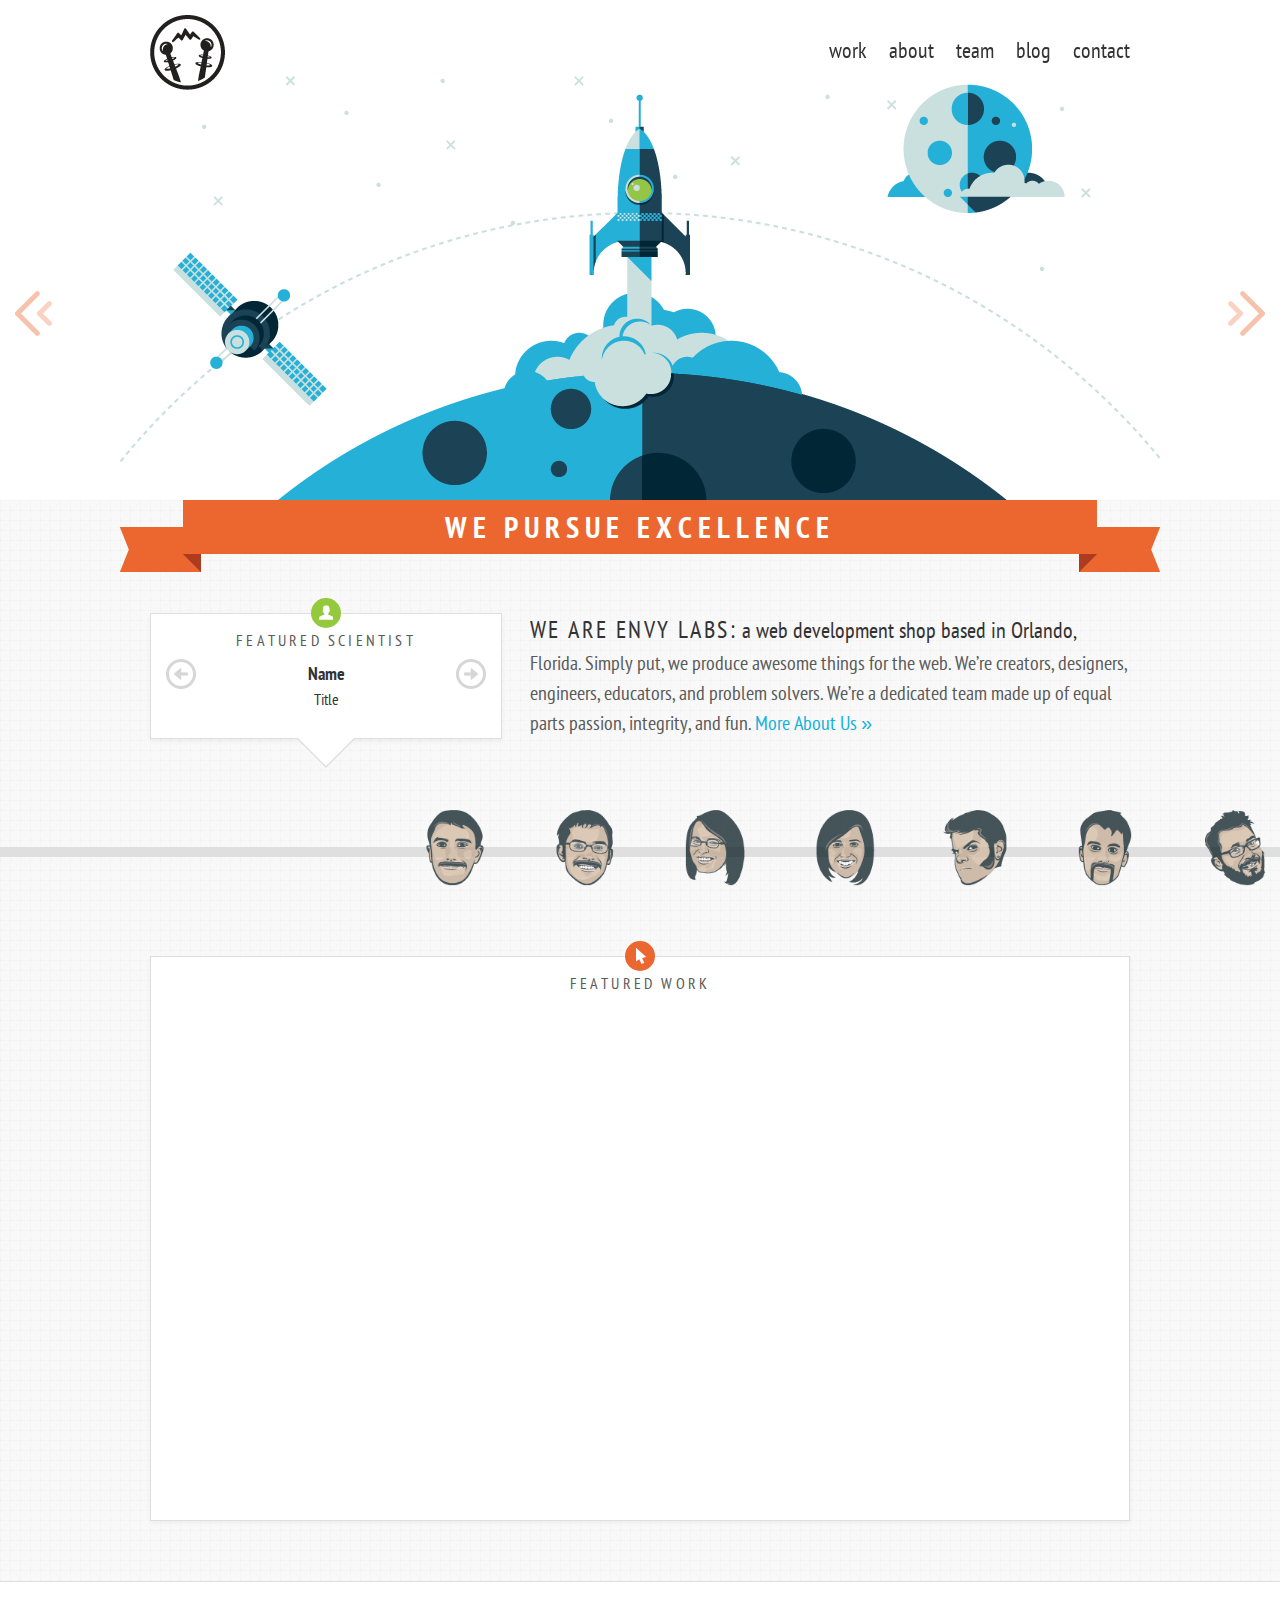
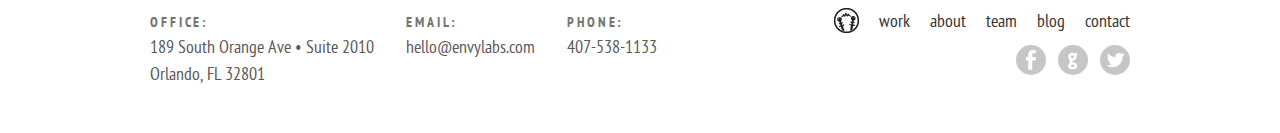
<file: index.html>
<!DOCTYPE html>
<!--[if lte IE 8]><html lang="en" class="ie"><![endif]-->
<!--[if gt IE 8]><!-->
<html lang="en">
<!--<![endif]-->
<head>
  <meta content='IE-edge,chrome=1' http-equiv='X-UA-Compatible'>
  <meta charset='utf-8'>
  <meta content='width=device-width, initial-scale=1.0' name='viewport'>
  <title>Envy Labs</title>
  <link href='/favicon.ico' rel='shortcut icon' type='image/x-icon'>
  <link href='stylesheets/application.css' rel='stylesheet'>
  <!--[if lte IE 8]>
    <script src='javascripts/modernizr.js'></script>
  <![endif]-->
</head>
<body>
  <div class='site page-home'>
    <header>
      <div class='cell-a'>
        <h1>
          <a class='logo' href='/'>
            <img alt='Envy Labs' src='images/envylabs.png'>
          </a>
        </h1>
        <ul class='nav'>
          <li><a href="/work">Work<i></i></a></li>
          <li><a href="/about">About<i></i></a></li>
          <li><a href="/team">Team<i></i></a></li>
          <li><a href="http://blog.envylabs.com">Blog<i></i></a></li>
          <li><a href="/contact">Contact<i></i></a></li>
        </ul>
      </div>
    </header>
    <div class='hero'>
      <img alt='Illustration Base' src='images/hero/base.png'>
      <img alt='We Pursue Excellence' class='hero-slide active' src='images/hero/excellence.png'>
      <img alt='We Practice Transparency' class='hero-slide' src='images/hero/transparency.png'>
      <img alt='We Foster Education' class='hero-slide' src='images/hero/education.png'>
      <img alt='We Create Fun' class='hero-slide' src='images/hero/fun.png'>
      <a class='hero-prev' href='#'>Prev</a>
      <a class='hero-next' href='#'>Next</a>
    </div>
    <div class='hero-title'>
      <h2>We Pursue Excellence</h2>
    </div>
    <div class='cell-a'>
      <div class='intro'>
        <p><em>We are Envy Labs:</em> a web development shop based in Orlando, Florida. Simply put, we produce awesome things for the web. We’re creators, designers, engineers, educators, and problem solvers. We’re a dedicated team made up of equal parts passion, integrity, and fun. <a href="/about">More About Us &raquo;</a></p>
        <div class='faces-info block'>
          <h2 class='h3 featured'>Featured Scientist<a href="#" class="icn-profile"></a></h2>
          <a class='faces-name' href='/team'>Name</a>
          <b>Title</b>
          <a class='faces-prev' href='#'>Prev</a>
          <a class='faces-next' href='#'>Next</a>
          <i class="faces-caret"></i>
        </div>
      </div>
    </div>
    <div class='faces'>
      <div class='cell-a'>
        <ul class='inactive'>
          <li data-name='Adam Fortuna' data-title='Head of Ping Pong R&amp;amp;D'>
            <a href='/team/#adam-fortuna'>
              <img alt='Adam Fortuna' src='images/faces/adam-fortuna.png'>
            </a>
          </li>
          <li data-name='Adam Rensel' data-title='Internet Systems Director'>
            <a href='/team/#adam-rensel'>
              <img alt='Adam Rensel' src='images/faces/adam-rensel.png'>
            </a>
          </li>
          <li data-name='Aimee Simone' data-title='VP of Dessert Management'>
            <a href='/team/#aimee-simone'>
              <img alt='Aimee Simone' src='images/faces/aimee-simone.png'>
            </a>
          </li>
          <li data-name='Ashley Smith' data-title='Chief Smile Enforcement Officer'>
            <a href='/team/#ashley-smith'>
              <img alt='Ashley Smith' src='images/faces/ashley-smith.png'>
            </a>
          </li>
          <li data-name='Caike Souza' data-title='Code Crafter'>
            <a href='/team/#caike-souza'>
              <img alt='Caike Souza' src='images/faces/caike-souza.png'>
            </a>
          </li>
          <li data-name='Casey Jenks' data-title='Captain Fitness'>
            <a href='/team/#casey-jenks'>
              <img alt='Casey Jenks' src='images/faces/casey-jenks.png'>
            </a>
          </li>
          <li data-name='Christopher Green' data-title='Cluttered Desktop Consultant'>
            <a href='/team/#christopher-green'>
              <img alt='Christopher Green' src='images/faces/christopher-green.png'>
            </a>
          </li>
          <li data-name='Dan Denney' data-title='Hobnobbing Engineer'>
            <a href='/team/#dan-denney'>
              <img alt='Dan Denney' src='images/faces/dan-denney.png'>
            </a>
          </li>
          <li data-name='Dan McGaw' data-title='Diplomat of Dubstep'>
            <a href='/team/#dan-mcgaw'>
              <img alt='Dan McGaw' src='images/faces/dan-mcgaw.png'>
            </a>
          </li>
          <li data-name='Dray Lacy' data-title='Senior Hubotanist'>
            <a href='/team/#dray-lacy'>
              <img alt='Dray Lacy' src='images/faces/dray-lacy.png'>
            </a>
          </li>
          <li data-name='Drew Barontini' data-title='Office Mom'>
            <a href='/team/#drew-barontini'>
              <img alt='Drew Barontini' src='images/faces/drew-barontini.png'>
            </a>
          </li>
          <li data-name='Eric Allam' data-title='VP of Mustache Development'>
            <a href='/team/#eric-allam'>
              <img alt='Eric Allam' src='images/faces/eric-allam.png'>
            </a>
          </li>
          <li data-name='Gregg Pollack' data-title='Solar Death Ray Assembler'>
            <a href='/team/#gregg-pollack'>
              <img alt='Gregg Pollack' src='images/faces/gregg-pollack.png'>
            </a>
          </li>
          <li data-name='Jacob Swanner' data-title='Purveyor of Grub &amp;amp; Booze'>
            <a href='/team/#jacob-swanner'>
              <img alt='Jacob Swanner' src='images/faces/jacob-swanner.png'>
            </a>
          </li>
          <li data-name='Jason VanLue' data-title='Hovering Director of Art'>
            <a href='/team/#jason-vanlue'>
              <img alt='Jason VanLue' src='images/faces/jason-vanlue.png'>
            </a>
          </li>
          <li data-name='Jay McGavren' data-title='Commander Fancypants'>
            <a href='/team/#jay-mcgavren'>
              <img alt='Jay McGavren' src='images/faces/jay-mcgavren.png'>
            </a>
          </li>
          <li data-name='Jennifer Borders' data-title='Chief Client Wrangler'>
            <a href='/team/#jennifer-borders'>
              <img alt='Jennifer Borders' src='images/faces/jennifer-borders.png'>
            </a>
          </li>
          <li data-name='Josh Van Cleef' data-title='Chief Snack Consumption Consultant'>
            <a href='/team/#josh-vancleef'>
              <img alt='Josh Van Cleef' src='images/faces/josh-vancleef.png'>
            </a>
          </li>
          <li data-name='Justin Mezzell' data-title='On-Staff Masseur (License Pending)'>
            <a href='/team/#justin-mezzell'>
              <img alt='Justin Mezzell' src='images/faces/justin-mezzell.png'>
            </a>
          </li>
          <li data-name='Mark Kendall' data-title='Not a Pirate'>
            <a href='/team/#mark-kendall'>
              <img alt='Mark Kendall' src='images/faces/mark-kendall.png'>
            </a>
          </li>
          <li data-name='Matt Schultz' data-title='Resident Beefcake'>
            <a href='/team/#matt-schultz'>
              <img alt='Matt Schultz' src='images/faces/matt-schultz.png'>
            </a>
          </li>
          <li data-name='Nathaniel Bibler' data-title='Senior Waste Management Engineer'>
            <a href='/team/#nathaniel-bibler'>
              <img alt='Nathaniel Bibler' src='images/faces/nathaniel-bibler.png'>
            </a>
          </li>
          <li data-name='Nick Walsh' data-title='Senior VP of Alphabetizing'>
            <a href='/team/#nick-walsh'>
              <img alt='Nick Walsh' src='images/faces/nick-walsh.png'>
            </a>
          </li>
          <li data-name='Olivier Lacan' data-title='Monsieur Oiseau de Nuit'>
            <a href='/team/#olivier-lacan'>
              <img alt='Olivier Lacan' src='images/faces/olivier-lacan.png'>
            </a>
          </li>
          <li data-name='Thomas Meeks' data-title='Sysadmin'>
            <a href='/team/#thomas-meeks'>
              <img alt='Thomas Meeks' src='images/faces/thomas-meeks.png'>
            </a>
          </li>
          <li data-name='Tim Dikun' data-title='Bearded Legend'>
            <a href='/team/#tim-dikun'>
              <img alt='Tim Dikun' src='images/faces/tim-dikun.png'>
            </a>
          </li>
          <li data-name='Tony Winn' data-title='Co-VP of Reddish Beards'>
            <a href='/team/#tony-winn'>
              <img alt='Tony Winn' src='images/faces/tony-winn.png'>
            </a>
          </li>
          <li data-name='Tyler Hunt' data-title='The Dream of the 90s'>
            <a href='/team/#tyler-hunt'>
              <img alt='Tyler Hunt' src='images/faces/tyler-hunt.png'>
            </a>
          </li>
          <li data-name='Violette Calhoun' data-title='Organic Food Rep'>
            <a href='/team/#violette-calhoun'>
              <img alt='Violette Calhoun' src='images/faces/violette-calhoun.png'>
            </a>
          </li>
        </ul>
      </div>
    </div>
    <div class='cell-a'>
      <div class='block video'>
        <h2 class='h3 featured'>Featured Work<i class="icn-cursor"></i></h2>
        <iframe src="http://player.vimeo.com/video/45136193?title=0&amp;byline=0&amp;portrait=0&amp;color=12b1d9" width="948" height="533" frameborder="0" webkitAllowFullScreen mozallowfullscreen allowFullScreen></iframe>
      </div>
    </div>
  </div>
  <footer>
    <div class='cell-a'>
      <p class='address'>
        <strong>Office:</strong>
        189 South Orange Ave &bull; Suite 2010<br />
        Orlando, FL 32801
      </p>
      <p>
        <strong>Email:</strong>
        <a href='mailto:hello@envylabs.com'>hello@envylabs.com</a>
      </p>
      <p>
        <strong>Phone:</strong>
        <a href='tel:407-538-1133'>407-538-1133</a>
      </p>
      <div class='footer-links'>
        <ul class='nav'>
          <li>
            <a class='logo' href='/'>
              <img alt='Envy Labs' src='images/envylabs-small.png'>
            </a>
          </li>
          <li><a href="/work">Work</a></li>
          <li><a href="/about">About</a></li>
          <li><a href="/team">Team</a></li>
          <li><a href="http://blog.envylabs.com">Blog</a></li>
          <li><a href="/contact">Contact</a></li>
        </ul>
        <a class='icn-fb' href='http://facebook.com/envylabs'>Like Envy Labs on Facebook</a>
        <a class='icn-gh' href='http://github.com/envylabs'>Envy Labs on GitHub</a>
        <a class='icn-tw' href='http://twitter.com/envylabs'>Follow Envy Labs</a>
      </div>
    </div>
  </footer>
  <script src='http://ajax.googleapis.com/ajax/libs/jquery/1.7.2/jquery.min.js'></script>
  <script src='javascripts/application.js'></script>
  <script src='javascripts/jquery.fitvids-ck.js'></script>
  <script>
    //<![CDATA[
      $(function() {
        $('.video').fitVids();
        new EL.Faces('.faces ul', '.faces-info', '.faces-next', '.faces-prev');
        new EL.Hero('.hero-slide', '.hero-title h2', '.hero-next', '.hero-prev');
      });
      
      var _gaq = _gaq || [];
      _gaq.push(['_setAccount', 'UA-9740749-1']);
      _gaq.push(['_trackPageview']);
      (function() {
        var ga = document.createElement('script'); ga.type = 'text/javascript'; ga.async = true;
        ga.src = ('https:' == document.location.protocol ? 'https://ssl' : 'http://www') + '.google-analytics.com/ga.js';
        var s = document.getElementsByTagName('script')[0]; s.parentNode.insertBefore(ga, s);
      })();
    //]]>
  </script>
</body>
</file>
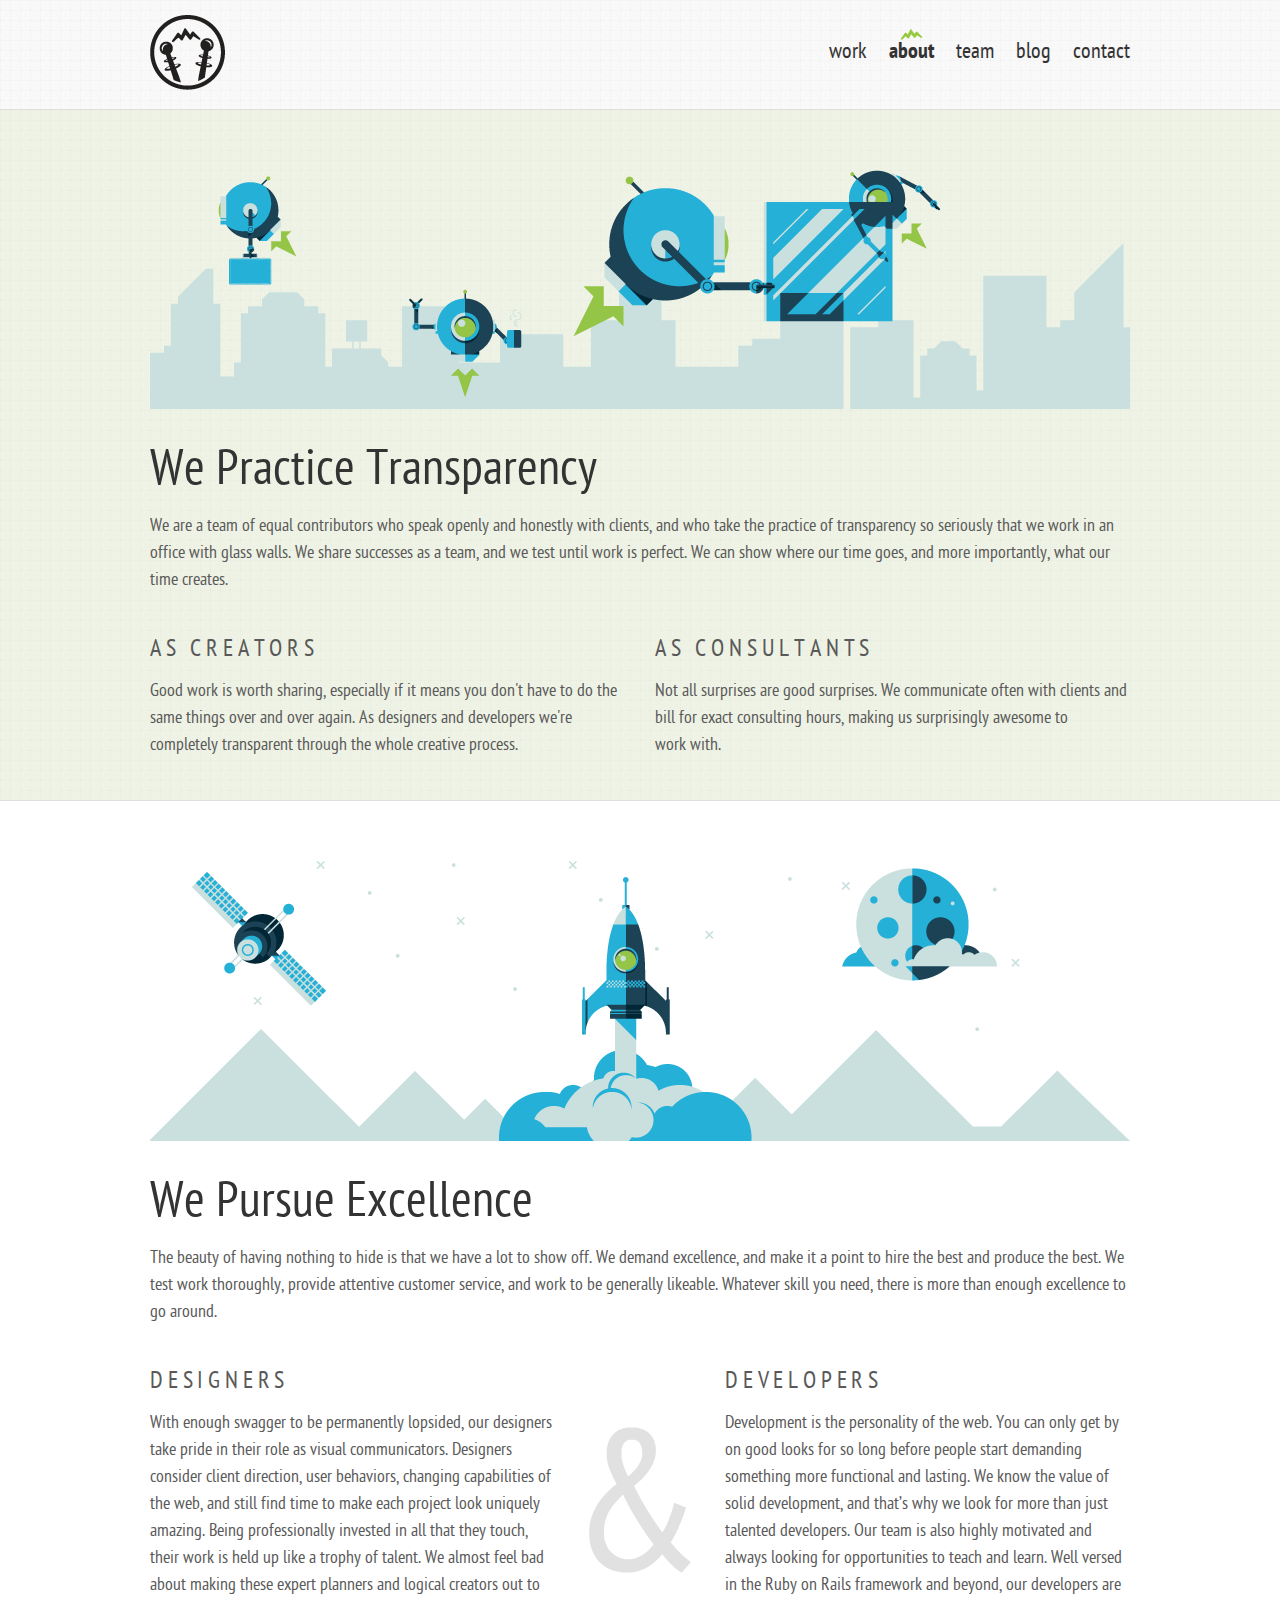
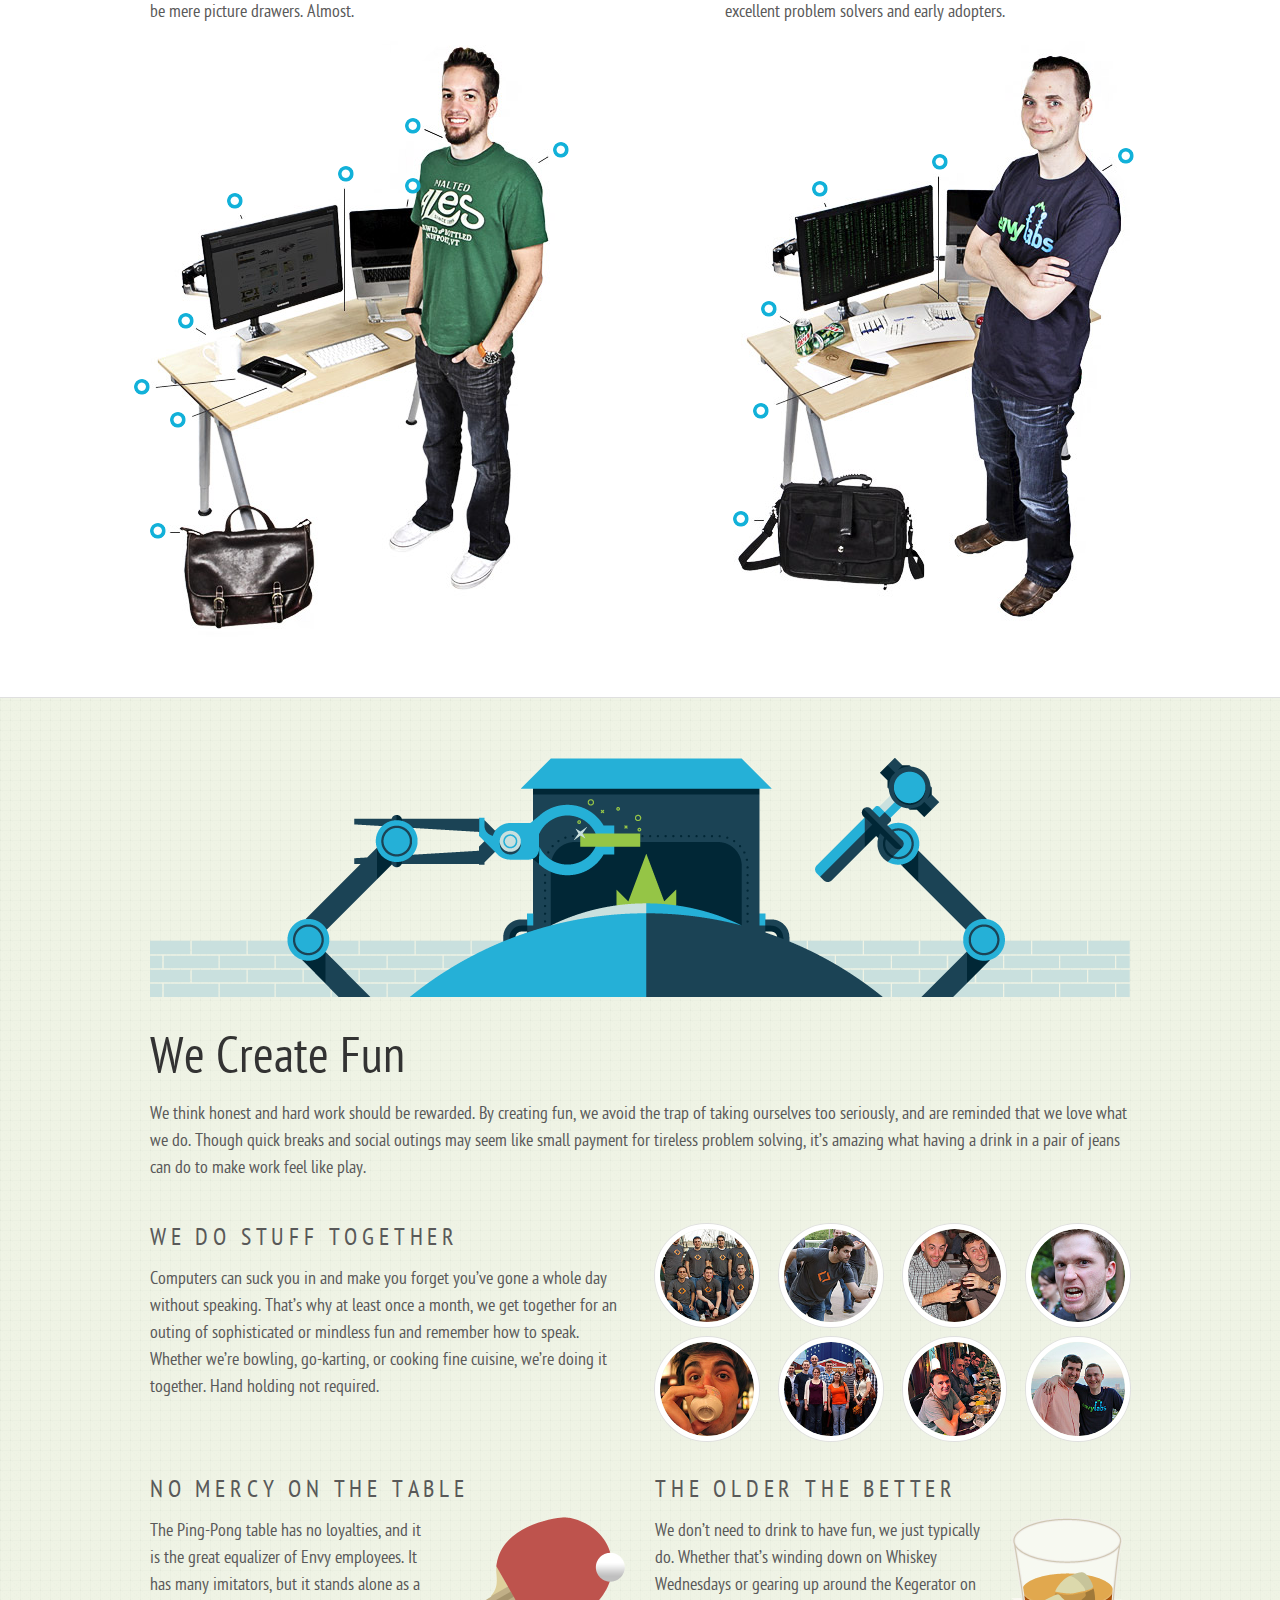
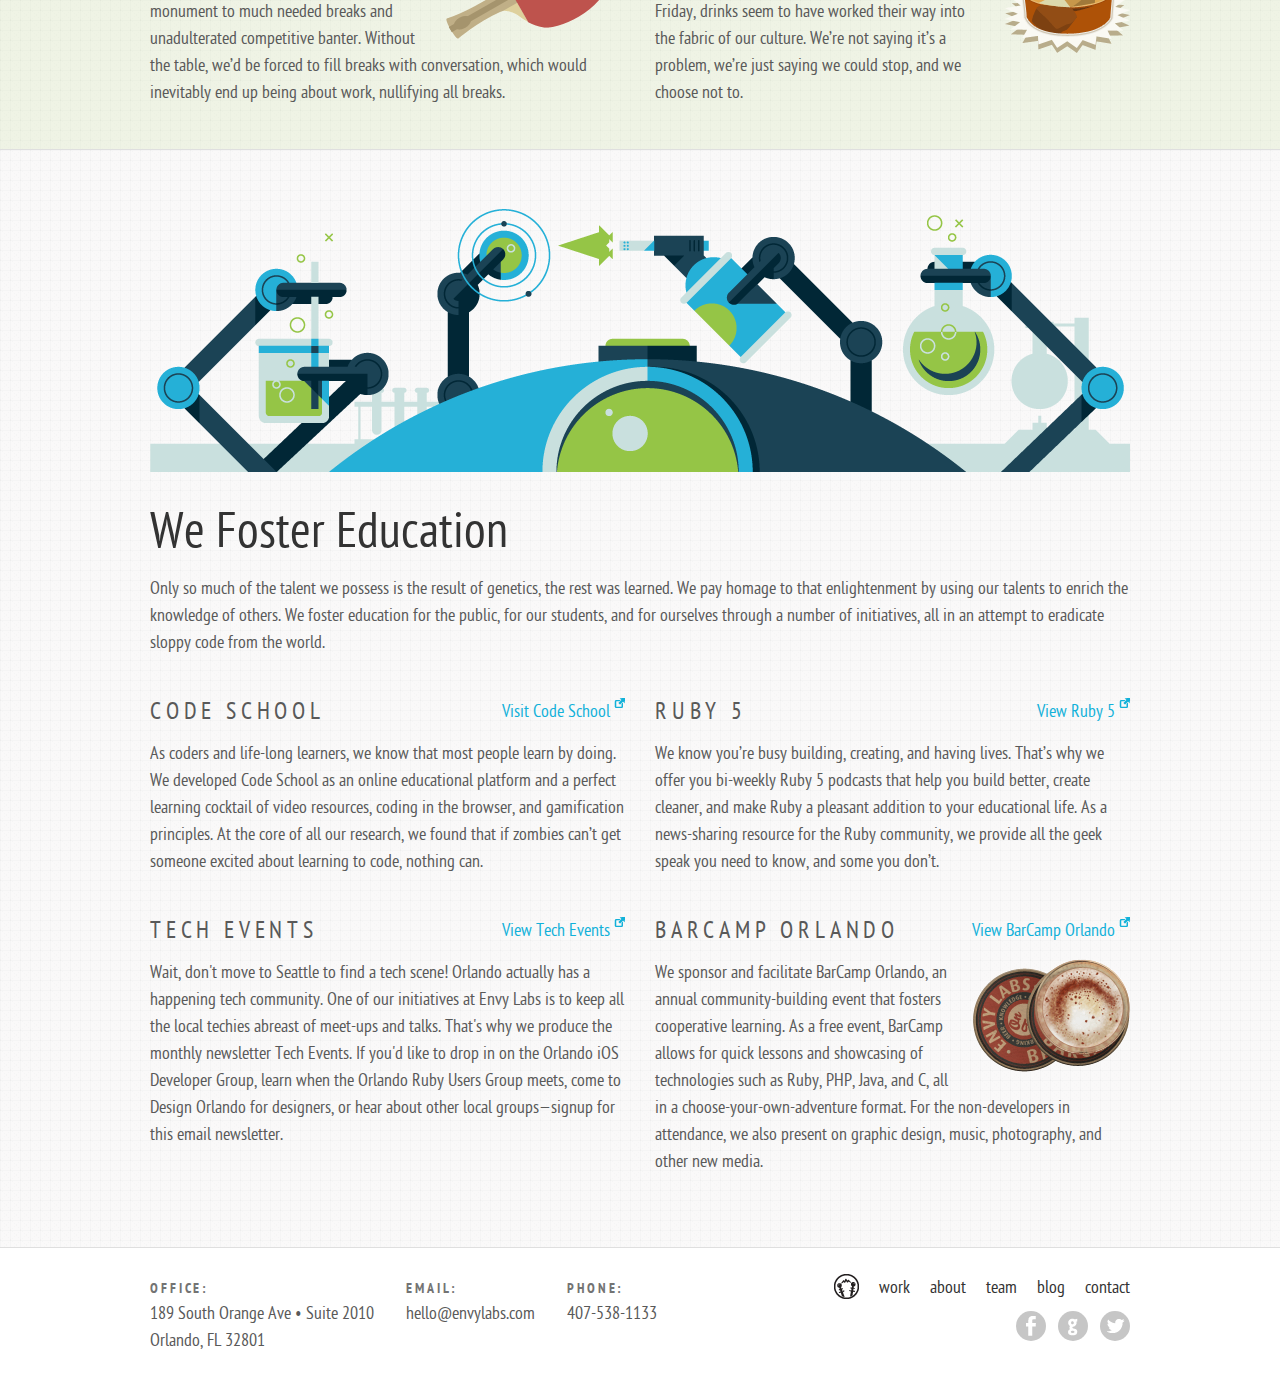
<file: about/index.html>
<!DOCTYPE html>
<!--[if lte IE 8]><html lang="en" class="ie"><![endif]-->
<!--[if gt IE 8]><!-->
<html lang="en">
<!--<![endif]-->
<head>
  <meta content='IE-edge,chrome=1' http-equiv='X-UA-Compatible'>
  <meta charset='utf-8'>
  <meta content='width=device-width, initial-scale=1.0' name='viewport'>
  <title>About :: Envy Labs</title>
  <link href='/favicon.ico' rel='shortcut icon' type='image/x-icon'>
  <link href='../stylesheets/application.css' rel='stylesheet'>
  <!--[if lte IE 8]>
    <script src='../javascripts/modernizr.js'></script>
  <![endif]-->
</head>
<body>
  <div class='site page-about'>
    <header>
      <div class='cell-a'>
        <a class='logo' href='/'>
          <img alt='Envy Labs' src='../images/envylabs.png'>
        </a>
        <ul class='nav'>
          <li><a href="/work">Work<i></i></a></li>
          <li><a href="/about" class="active">About<i></i></a></li>
          <li><a href="/team">Team<i></i></a></li>
          <li><a href="http://blog.envylabs.com">Blog<i></i></a></li>
          <li><a href="/contact">Contact<i></i></a></li>
        </ul>
        <h1 class='head'>About Us</h1>
      </div>
    </header>
    <div class='row-b'>
      <div class='cell-a'>
        <img alt='Practice Transparency' class='banner' src='../images/about/img-transparency.png'>
        <h2 class='h1'>We Practice Transparency</h2>
        <p>We are a team of equal contributors who speak openly and honestly with clients, and who take the practice of transparency so seriously that we work in an office with glass walls. We share successes as a team, and we test until work is perfect. We can show where our time goes, and more importantly, what our time creates.</p>
      </div>
      <div class='cell-a'>
        <div class='grid-a'>
          <h3>As Creators</h3>
          <p>Good work is worth sharing, especially if it means you don't have to do the same things over and over again. As designers and developers we're completely transparent through the whole creative process.</p>
        </div>
        <div class='grid-b'>
          <h3>As Consultants</h3>
          <p>Not all surprises are good surprises. We communicate often with clients and bill for exact consulting hours, making us surprisingly awesome to work&nbsp;with.</p>
        </div>
      </div>
    </div>
    <div class='row-c'>
      <div class='cell-a'>
        <img alt='Pursue Excellence' class='banner' src='../images/about/img-excellence.png'>
        <h2 class='h1'>We Pursue Excellence</h2>
        <p>The beauty of having nothing to hide is that we have a lot to show off. We demand excellence, and make it a point to hire the best and produce the best. We test work thoroughly, provide attentive customer service, and work to be generally likeable. Whatever skill you need, there is more than enough excellence to go around.</p>
      </div>
      <div class='cell-a roles'>
        <div class='grid-a'>
          <h3>Designers</h3>
          <p>With enough swagger to be permanently lopsided, our designers take pride in their role as visual communicators. Designers consider client direction, user behaviors, changing capabilities of the web, and still find time to make each project look uniquely amazing. Being professionally invested in all that they touch, their work is held up like a trophy of talent. We almost feel bad about making these expert planners and logical creators out to be mere picture drawers. Almost.</p>
          <div class='infograph'>
            <img alt='Designers' src='../images/about/img-designers.jpg'>
            <b class='spot-1'>
              <div class='tooltip right'>Fancy Leather Bag</div>
            </b>
            <b class='spot-2'>
              <div class='tooltip'>iPhone</div>
            </b>
            <b class='spot-3'>
              <div class='tooltip right'>Moleskine</div>
            </b>
            <b class='spot-4'>
              <div class='tooltip'>Large Mug of Coffee</div>
            </b>
            <b class='spot-5'>
              <div class='tooltip'>Extra Palette Space</div>
            </b>
            <b class='spot-6'>
              <div class='tooltip'>Non-Functional but<br />Apple Keyboard</div>
            </b>
            <b class='spot-7'>
              <div class='tooltip'>Macbook Pro</div>
            </b>
            <b class='spot-8'>
              <div class='tooltip'>Stylish Facial Hair</div>
            </b>
            <b class='spot-9'>
              <div class='tooltip left'>Designer Tee<br />(Beer-Related)</div>
            </b>
          </div>
        </div>
        <div class='grid-b'>
          <h3>Developers</h3>
          <p>Development is the personality of the web. You can only get by on good looks for so long before people start demanding something more functional and lasting. We know the value of solid development, and that’s why we look for more than just talented developers. Our team is also highly motivated and always looking for opportunities to teach and learn. Well versed in the Ruby on Rails framework and beyond, our developers are excellent problem solvers and early adopters.</p>
          <div class='infograph'>
            <img alt='Designers' src='../images/about/img-developers.jpg'>
            <b class='spot-10'>
              <div class='tooltip right'>Functional Laptop Bag</div>
            </b>
            <b class='spot-11'>
              <div class='tooltip'>Android Phone</div>
            </b>
            <b class='spot-12'>
              <div class='tooltip'>Highly-Caffeinated Beverage</div>
            </b>
            <b class='spot-13'>
              <div class='tooltip'>Extra Terminal Space</div>
            </b>
            <b class='spot-14'>
              <div class='tooltip'>Extra Nerdy Keyboard</div>
            </b>
            <b class='spot-15'>
              <div class='tooltip left'>Free Tee</div>
            </b>
          </div>
        </div>
      </div>
    </div>
    <div class='row-b'>
      <div class='cell-a'>
        <img alt='Create Fun' class='banner' src='../images/about/img-fun.png'>
        <h2 class='h1'>We Create Fun</h2>
        <p>We think honest and hard work should be rewarded. By creating fun, we avoid the trap of taking ourselves too seriously, and are reminded that we love what we do. Though quick breaks and social outings may seem like small payment for tireless problem solving, it’s amazing what having a drink in a pair of jeans can do to make work feel like play.</p>
      </div>
      <div class='cell-a'>
        <div class='grid-a'>
          <h3>We Do Stuff Together</h3>
          <p>Computers can suck you in and make you forget you’ve gone a whole day without speaking. That’s why at least once a month, we get together for an outing of sophisticated or mindless fun and remember how to speak. Whether we’re bowling, go-karting, or cooking fine cuisine, we’re doing it together. Hand holding not required.</p>
        </div>
        <div class='grid-b'>
          <ul class='gallery'>
            <li data-large='../images/about/large/img-team-1.jpg'>
              <a href='http://flickr.com/photos/sourfamily/5757240708/in/set-72157626675585315'><img src="../images/about/img-team-1.jpg" alt="Envy Labs at Rails Conf 2011" /></a>
            </li>
            <li data-large='../images/about/large/img-team-2.jpg'>
              <a href='http://flickr.com/photos/sourfamily/5756698083/in/set-72157626675585315'><img src="../images/about/img-team-2.jpg" alt="Envy Labs at Rails Conf 2011" /></a>
            </li>
            <li data-large='../images/about/large/img-team-3.jpg'>
              <a href='http://flickr.com/photos/sourfamily/5757250420/in/set-72157626675585315'><img src="../images/about/img-team-3.jpg" alt="Envy Labs at Rails Conf 2011" /></a>
            </li>
            <li data-large='../images/about/large/img-team-4.jpg'>
              <a href='http://flickr.com/photos/sourfamily/6293140163/in/set-72157627883303509'><img src="../images/about/img-team-4.jpg" alt="Envy Labs at Epcot Food and Wine Festival, 2011" /></a>
            </li>
            <li data-large='../images/about/large/img-team-5.jpg'>
              <a href='http://flickr.com/photos/sourfamily/6293659134/in/set-72157627883303509'><img src="../images/about/img-team-5.jpg" alt="Envy Labs at Epcot Food and Wine Festival, 2011" /></a>
            </li>
            <li data-large='../images/about/large/img-team-6.jpg'>
              <a href='http://flickr.com/photos/sourfamily/6293652714/in/set-72157627883303509'><img src="../images/about/img-team-6.jpg" alt="Envy Labs at Epcot Food and Wine Festival, 2011" /></a>
            </li>
            <li data-large='../images/about/large/img-team-7.jpg'>
              <a href='http://flickr.com/photos/sourfamily/5484308324/in/set-72157626037515907'><img src="../images/about/img-team-7.jpg" alt="Envy Labs at SuperConf, 2011" /></a>
            </li>
            <li data-large='../images/about/large/img-team-8.jpg'>
              <a href='http://flickr.com/photos/sourfamily/5483725887/in/set-72157626037515907'><img src="../images/about/img-team-8.jpg" alt="Envy Labs at SuperConf, 2011" /></a>
            </li>
          </ul>
        </div>
      </div>
      <div class='cell-a'>
        <div class='grid-a'>
          <h3>No Mercy on the Table</h3>
          <p><img src="../images/about/img-pong.png" alt="Ping-Pong" />The Ping-Pong table has no loyalties, and it is the great equalizer of Envy employees. It has many imitators, but it stands alone as a monument to much needed breaks and unadulterated competitive banter. Without the table, we’d be forced to fill breaks with conversation, which would inevitably end up being about work, nullifying all breaks.</p>
        </div>
        <div class='grid-b'>
          <h3>The Older the Better</h3>
          <p><img src="../images/about/img-whiskey.png" alt="Whiskey Wednesdays" />We don’t need to drink to have fun, we just typically do. Whether that’s winding down on Whiskey Wednesdays or gearing up around the Kegerator on Friday, drinks seem to have worked their way into the fabric of our culture. We’re not saying it’s a problem, we’re just saying we could stop, and we choose not&nbsp;to.</p>
        </div>
      </div>
    </div>
    <div class='cell-a'>
      <img alt='Foster Education' class='banner' src='../images/about/img-education.png'>
      <h2 class='h1'>We Foster Education</h2>
      <p>Only so much of the talent we possess is the result of genetics, the rest was learned. We pay homage to that enlightenment by using our talents to enrich the knowledge of others. We foster education for the public, for our students, and for ourselves through a number of initiatives, all in an attempt to eradicate sloppy code from the world.</p>
    </div>
    <div class='cell-a'>
      <div class='grid-a'>
        <a class='external' href='http://codeschool.com'>
          Visit Code School <i></i>
        </a>
        <h3>Code School</h3>
        <p>As coders and life-long learners, we know that most people learn by doing. We developed Code School as an online educational platform and a perfect learning cocktail of video resources, coding in the browser, and gamification principles. At the core of all our research, we found that if zombies can’t get someone excited about learning to code, nothing can.</p>
      </div>
      <div class='grid-b'>
        <a class='external' href='http://ruby5.envylabs.com'>
          View Ruby 5 <i></i>
        </a>
        <h3>Ruby 5</h3>
        <p>We know you’re busy building, creating, and having lives. That’s why we offer you bi-weekly Ruby 5 podcasts that help you build better, create cleaner, and make Ruby a pleasant addition to your educational life. As a news-sharing resource for the Ruby community, we provide all the geek speak you need to know, and some you don’t.</p>
      </div>
    </div>
    <div class='cell-a'>
      <div class='grid-b'>
        <a class='external' href='http://barcamporlando.org'>
          View BarCamp Orlando <i></i>
        </a>
        <h3>BarCamp Orlando</h3>
        <p><img src="../images/about/img-barcamp.png" alt="BarCamp Orlando" />We sponsor and facilitate BarCamp Orlando, an annual community-building event that fosters cooperative learning. As a free event, BarCamp allows for quick lessons and showcasing of technologies such as Ruby, PHP, Java, and C, all in a choose-your-own-adventure format. For the non-developers in attendance, we also present on graphic design, music, photography, and other new media.</p>
      </div>
      <div class='grid-a'>
        <a class='external' href='http://techevents.us'>
          View Tech Events <i></i>
        </a>
        <h3>Tech Events</h3>
        <p>Wait, don't move to Seattle to find a tech scene! Orlando actually has a happening tech community. One of our initiatives at Envy Labs is to keep all the local techies abreast of meet-ups and talks. That's why we produce the monthly newsletter Tech Events. If you'd like to drop in on the Orlando iOS Developer Group, learn when the Orlando Ruby Users Group meets, come to Design Orlando for designers, or hear about other local groups&mdash;signup for this email newsletter.</p>
      </div>
    </div>
  </div>
  <footer>
    <div class='cell-a'>
      <p class='address'>
        <strong>Office:</strong>
        189 South Orange Ave &bull; Suite 2010<br />
        Orlando, FL 32801
      </p>
      <p>
        <strong>Email:</strong>
        <a href='mailto:hello@envylabs.com'>hello@envylabs.com</a>
      </p>
      <p>
        <strong>Phone:</strong>
        <a href='tel:407-538-1133'>407-538-1133</a>
      </p>
      <div class='footer-links'>
        <ul class='nav'>
          <li>
            <a class='logo' href='/'>
              <img alt='Envy Labs' src='../images/envylabs-small.png'>
            </a>
          </li>
          <li><a href="/work">Work</a></li>
          <li><a href="/about">About</a></li>
          <li><a href="/team">Team</a></li>
          <li><a href="http://blog.envylabs.com">Blog</a></li>
          <li><a href="/contact">Contact</a></li>
        </ul>
        <a class='icn-fb' href='http://facebook.com/envylabs'>Like Envy Labs on Facebook</a>
        <a class='icn-gh' href='http://github.com/envylabs'>Envy Labs on GitHub</a>
        <a class='icn-tw' href='http://twitter.com/envylabs'>Follow Envy Labs</a>
      </div>
    </div>
  </footer>
  <div class='lightbox'>
    <div class='photo'>
      <img alt='The Envy Labs Team' src='../images/about/large/img-team-1.jpg'>
      <a class='close' href='#'>Close</a>
      <a class='prev' href='#'>Previous Image</a>
      <a class='next' href='#'>Next Image</a>
    </div>
    <div class='overlay'></div>
  </div>
  <script src='http://ajax.googleapis.com/ajax/libs/jquery/1.7.2/jquery.min.js'></script>
  <script src='../javascripts/application.js'></script>
  <script>
    //<![CDATA[
      $(function() {
        new EL.Gallery('.gallery li', '.lightbox', '.close', '.prev', '.next');
      });
      
      var _gaq = _gaq || [];
      _gaq.push(['_setAccount', 'UA-9740749-1']);
      _gaq.push(['_trackPageview']);
      (function() {
        var ga = document.createElement('script'); ga.type = 'text/javascript'; ga.async = true;
        ga.src = ('https:' == document.location.protocol ? 'https://ssl' : 'http://www') + '.google-analytics.com/ga.js';
        var s = document.getElementsByTagName('script')[0]; s.parentNode.insertBefore(ga, s);
      })();
    //]]>
  </script>
</body>
</file>
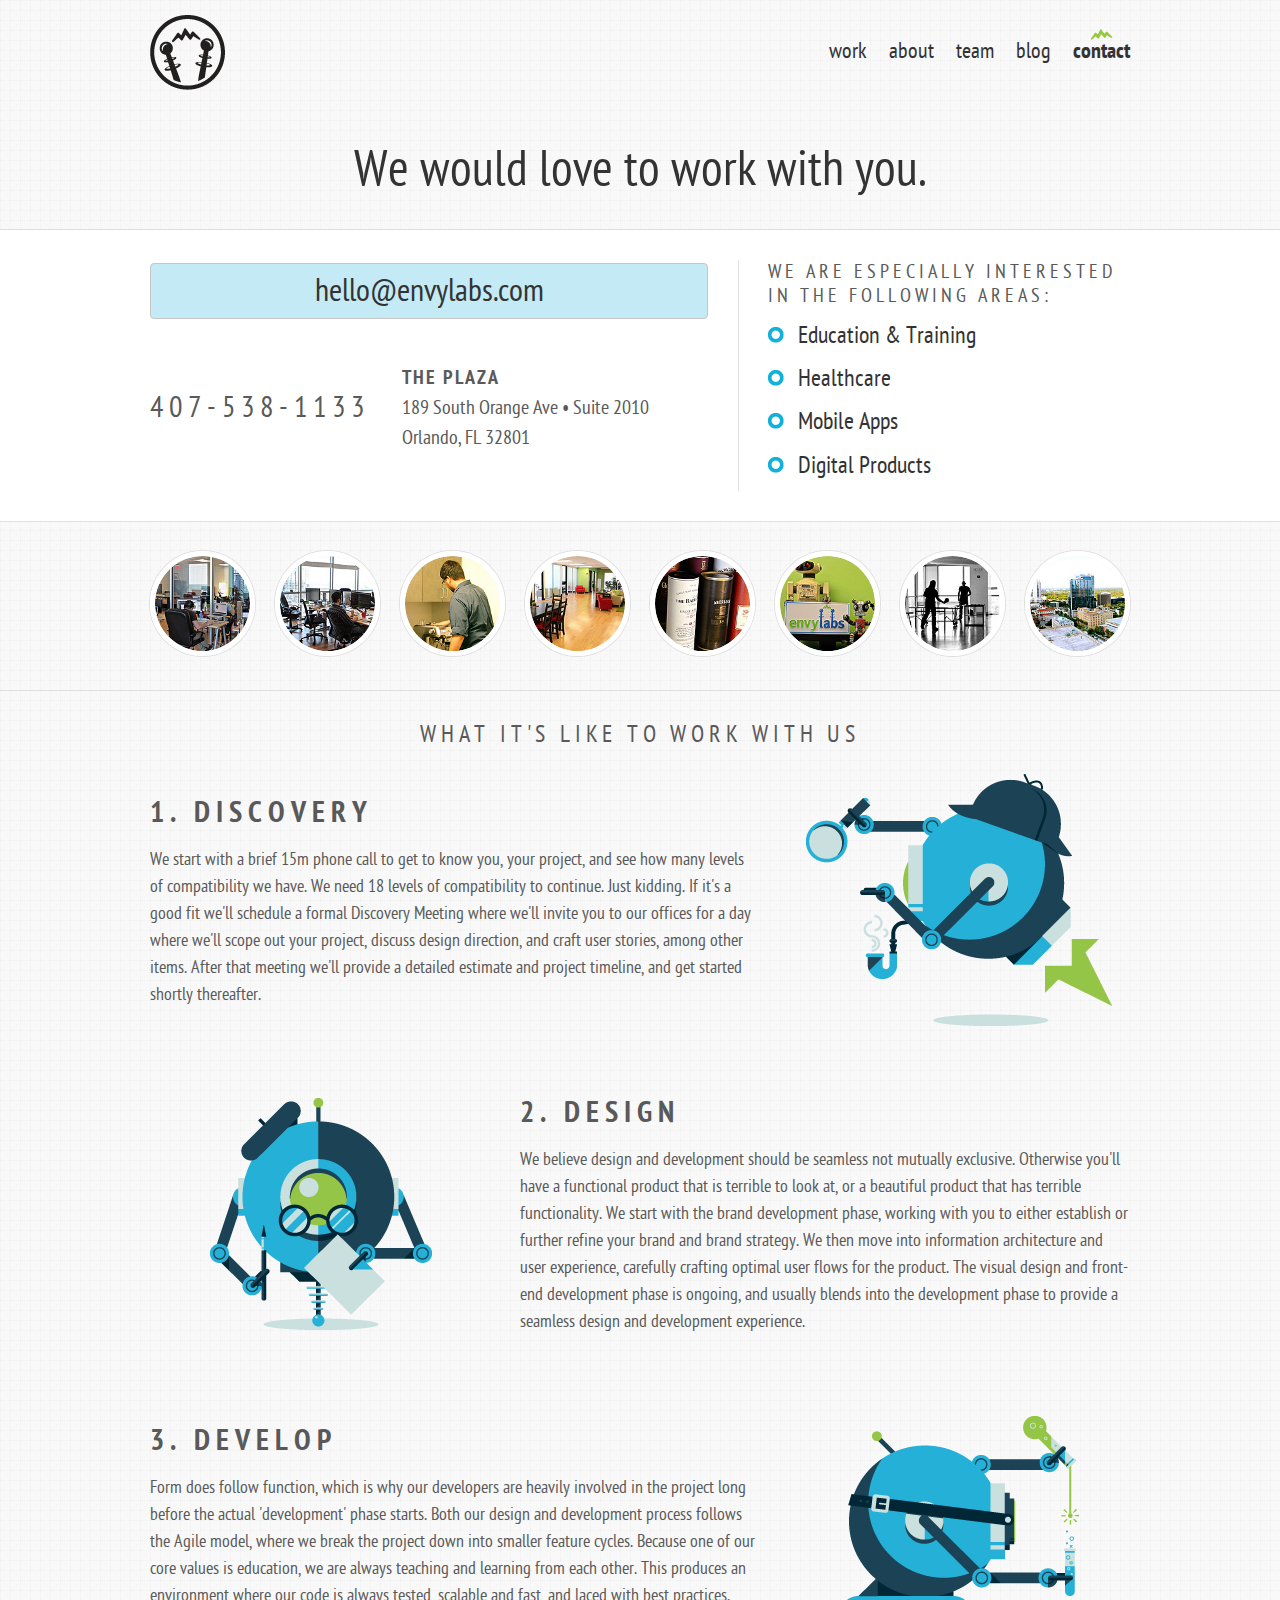
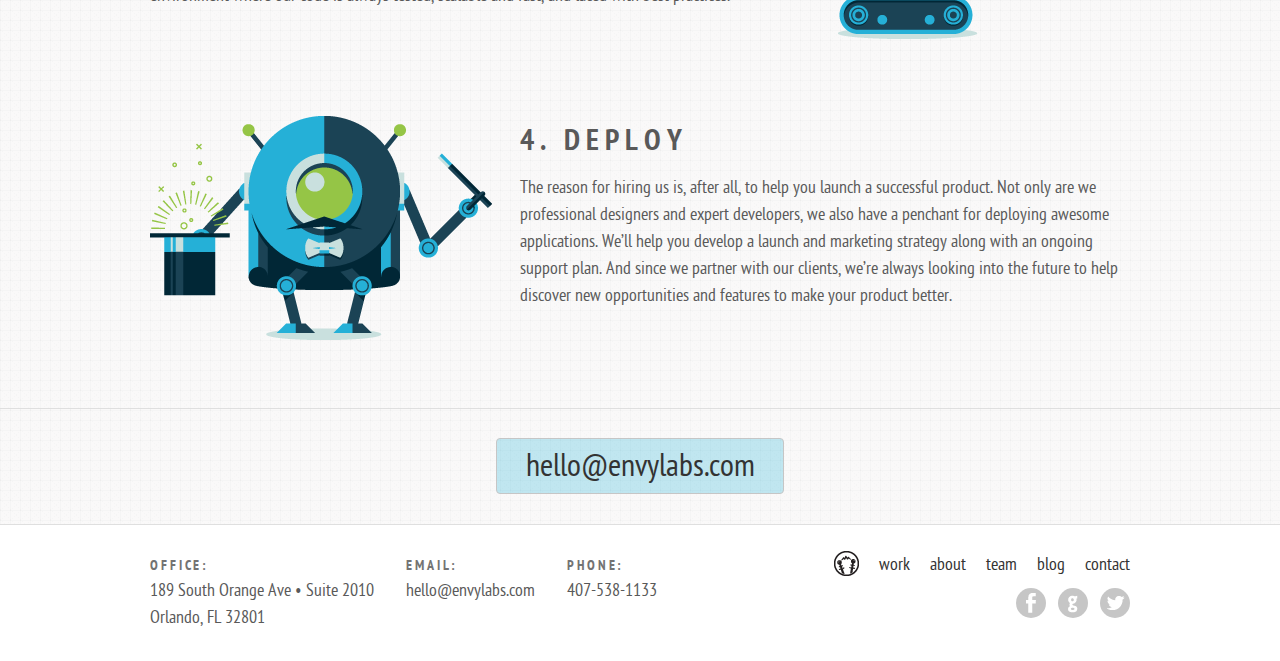
<file: contact/index.html>
<!DOCTYPE html>
<!--[if lte IE 8]><html lang="en" class="ie"><![endif]-->
<!--[if gt IE 8]><!-->
<html lang="en">
<!--<![endif]-->
<head>
  <meta content='IE-edge,chrome=1' http-equiv='X-UA-Compatible'>
  <meta charset='utf-8'>
  <meta content='width=device-width, initial-scale=1.0' name='viewport'>
  <title>Contact :: Envy Labs</title>
  <link href='/favicon.ico' rel='shortcut icon' type='image/x-icon'>
  <link href='../stylesheets/application.css' rel='stylesheet'>
  <!--[if lte IE 8]>
    <script src='../javascripts/modernizr.js'></script>
  <![endif]-->
</head>
<body>
  <div class='site page-contact'>
    <header>
      <div class='cell-a'>
        <a class='logo' href='/'>
          <img alt='Envy Labs' src='../images/envylabs.png'>
        </a>
        <ul class='nav'>
          <li><a href="/work">Work<i></i></a></li>
          <li><a href="/about">About<i></i></a></li>
          <li><a href="/team">Team<i></i></a></li>
          <li><a href="http://blog.envylabs.com">Blog<i></i></a></li>
          <li><a href="/contact" class="active">Contact<i></i></a></li>
        </ul>
        <h1 class='head'>Contact Envy Labs</h1>
      </div>
    </header>
    <div class='cell-a'>
      <h2 class='h1 head'>We would love to work with you.</h2>
    </div>
    <div class='row-c'>
      <div class='cell-a'>
        <div class='grid-a contact-info'>
          <a class='btn-a' href='mailto:hello@envylabs.com'>hello@envylabs.com</a>
          <h3>407-538-1133</h3>
          <p>
            <strong>The Plaza<br /></strong>
            189 South Orange Ave &bull; Suite 2010<br />
            Orlando, FL 32801
          </p>
        </div>
        <div class='grid-b contact-interests'>
          <h3 class='h4'>We are especially interested in the following areas:</h3>
          <ul>
            <li>Education &amp; Training</li>
            <li>Healthcare</li>
            <li>Mobile Apps</li>
            <li>Digital Products</li>
          </ul>
        </div>
      </div>
    </div>
    <div class='cell-a'>
      <ul class='gallery'>
        <li data-large='../images/contact/large/img-office-1.jpg'>
          <a href='http://flickr.com/photos/fivesevenstudios/6894149354/in/set-72157629362815662'><img src="../images/contact/img-office-1.jpg" alt="The Envy Labs Office" /></a>
        </li>
        <li data-large='../images/contact/large/img-office-2.jpg'>
          <a href='http://flickr.com/photos/fivesevenstudios/6894155226/in/set-72157629362815662'><img src="../images/contact/img-office-2.jpg" alt="The Envy Labs Office" /></a>
        </li>
        <li data-large='../images/contact/large/img-office-3.jpg'>
          <a href='http://flickr.com/photos/fivesevenstudios/7040255437/in/set-72157629362815662'><img src="../images/contact/img-office-3.jpg" alt="The Envy Labs Office" /></a>
        </li>
        <li data-large='../images/contact/large/img-office-4.jpg'>
          <a href='http://flickr.com/photos/fivesevenstudios/6894152238/in/set-72157629362815662'><img src="../images/contact/img-office-4.jpg" alt="The Envy Labs Office" /></a>
        </li>
        <li data-large='../images/contact/large/img-office-5.jpg'>
          <a href='http://flickr.com/photos/fivesevenstudios/7040250815/in/set-72157629362815662'><img src="../images/contact/img-office-5.jpg" alt="The Envy Labs Office" /></a>
        </li>
        <li data-large='../images/contact/large/img-office-6.jpg'>
          <a href='http://flickr.com/photos/fivesevenstudios/6894159734/in/set-72157629362815662'><img src="../images/contact/img-office-6.jpg" alt="The Envy Labs Office" /></a>
        </li>
        <li data-large='../images/contact/large/img-office-7.jpg'>
          <a href='http://flickr.com/photos/fivesevenstudios/7040253357/in/set-72157629362815662'><img src="../images/contact/img-office-7.jpg" alt="The Envy Labs Office" /></a>
        </li>
        <li data-large='../images/contact/large/img-office-8.jpg'>
          <a href='http://flickr.com/photos/fivesevenstudios/6894160674/in/set-72157629362815662'><img src="../images/contact/img-office-8.jpg" alt="The Envy Labs Office" /></a>
        </li>
      </ul>
    </div>
    <div class='row-a'>
      <div class='cell-a'>
        <h2 class='h3 head'>What it's like to work with us</h2>
        <ol class='process'>
          <li class='process-1'>
            <h3 class='h2'>1. Discovery</h3>
            <p>We start with a brief 15m phone call to get to know you, your project, and see how many levels of compatibility we have. We need 18 levels of compatibility to continue. Just kidding. If it's a good fit we'll schedule a formal Discovery Meeting where we'll invite you to our offices for a day where we'll scope out your project, discuss design direction, and craft user stories, among other items. After that meeting we'll provide a detailed estimate and project timeline, and get started shortly thereafter.</p>
          </li>
          <li class='process-2'>
            <h3 class='h2'>2. Design</h3>
            <p>We believe design and development should be seamless not mutually exclusive. Otherwise you'll have a functional product that is terrible to look at, or a beautiful product that has terrible functionality. We start with the brand development phase, working with you to either establish or further refine your brand and brand strategy. We then move into information architecture and user experience, carefully crafting optimal user flows for the product. The visual design and front-end development phase is ongoing, and usually blends into the development phase to provide a seamless design and development experience.</p>
          </li>
          <li class='process-3'>
            <h3 class='h2'>3. Develop</h3>
            <p>Form does follow function, which is why our developers are heavily involved in the project long before the actual 'development' phase starts. Both our design and development process follows the Agile model, where we break the project down into smaller feature cycles. Because one of our core values is education, we are always teaching and learning from each other. This produces an environment where our code is always tested, scalable and fast, and laced with best practices.</p>
          </li>
          <li class='process-4'>
            <h3 class='h2'>4. Deploy</h3>
            <p>The reason for hiring us is, after all, to help you launch a successful product. Not only are we professional designers and expert developers, we also have a penchant for deploying awesome applications. We’ll help you develop a launch and marketing strategy along with an ongoing support plan. And since we partner with our clients, we’re always looking into the future to help discover new opportunities and features to make your product better.</p>
          </li>
        </ol>
      </div>
    </div>
    <div class='cell-a head'>
      <a class='btn-a' href='mailto:hello@envylabs.com'>hello@envylabs.com</a>
    </div>
  </div>
  <footer>
    <div class='cell-a'>
      <p class='address'>
        <strong>Office:</strong>
        189 South Orange Ave &bull; Suite 2010<br />
        Orlando, FL 32801
      </p>
      <p>
        <strong>Email:</strong>
        <a href='mailto:hello@envylabs.com'>hello@envylabs.com</a>
      </p>
      <p>
        <strong>Phone:</strong>
        <a href='tel:407-538-1133'>407-538-1133</a>
      </p>
      <div class='footer-links'>
        <ul class='nav'>
          <li>
            <a class='logo' href='/'>
              <img alt='Envy Labs' src='../images/envylabs-small.png'>
            </a>
          </li>
          <li><a href="/work">Work</a></li>
          <li><a href="/about">About</a></li>
          <li><a href="/team">Team</a></li>
          <li><a href="http://blog.envylabs.com">Blog</a></li>
          <li><a href="/contact">Contact</a></li>
        </ul>
        <a class='icn-fb' href='http://facebook.com/envylabs'>Like Envy Labs on Facebook</a>
        <a class='icn-gh' href='http://github.com/envylabs'>Envy Labs on GitHub</a>
        <a class='icn-tw' href='http://twitter.com/envylabs'>Follow Envy Labs</a>
      </div>
    </div>
  </footer>
  <div class='lightbox'>
    <div class='photo'>
      <img alt='The Envy Labs Office' src='../images/contact/large/img-office-1.jpg'>
      <a class='close' href='#'>Close</a>
      <a class='prev' href='#'>Previous Image</a>
      <a class='next' href='#'>Next Image</a>
    </div>
    <div class='overlay'></div>
  </div>
  <script src='http://ajax.googleapis.com/ajax/libs/jquery/1.7.2/jquery.min.js'></script>
  <script src='../javascripts/application.js'></script>
  <script>
    //<![CDATA[
      $(function() {
        new EL.Gallery('.gallery li', '.lightbox', '.close', '.prev', '.next');
      });
      
      var _gaq = _gaq || [];
      _gaq.push(['_setAccount', 'UA-9740749-1']);
      _gaq.push(['_trackPageview']);
      (function() {
        var ga = document.createElement('script'); ga.type = 'text/javascript'; ga.async = true;
        ga.src = ('https:' == document.location.protocol ? 'https://ssl' : 'http://www') + '.google-analytics.com/ga.js';
        var s = document.getElementsByTagName('script')[0]; s.parentNode.insertBefore(ga, s);
      })();
    //]]>
  </script>
</body>
</file>
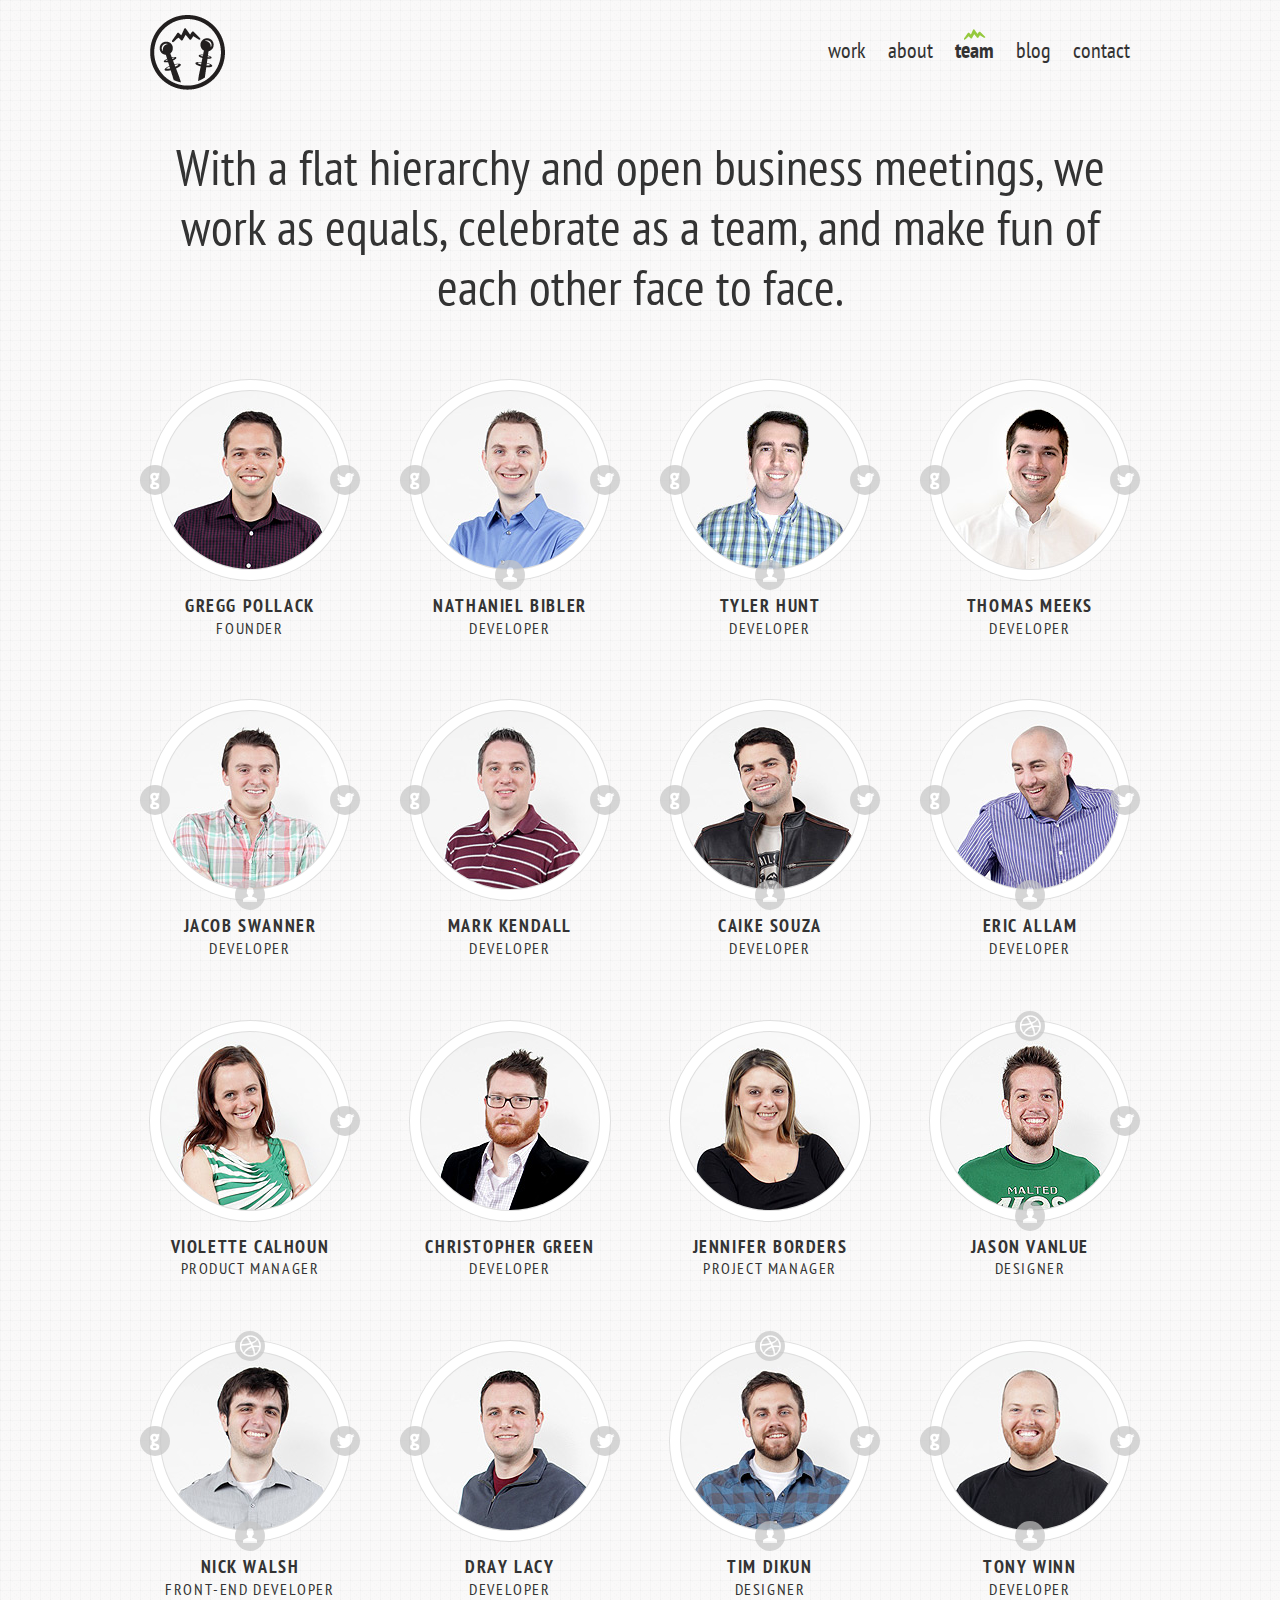
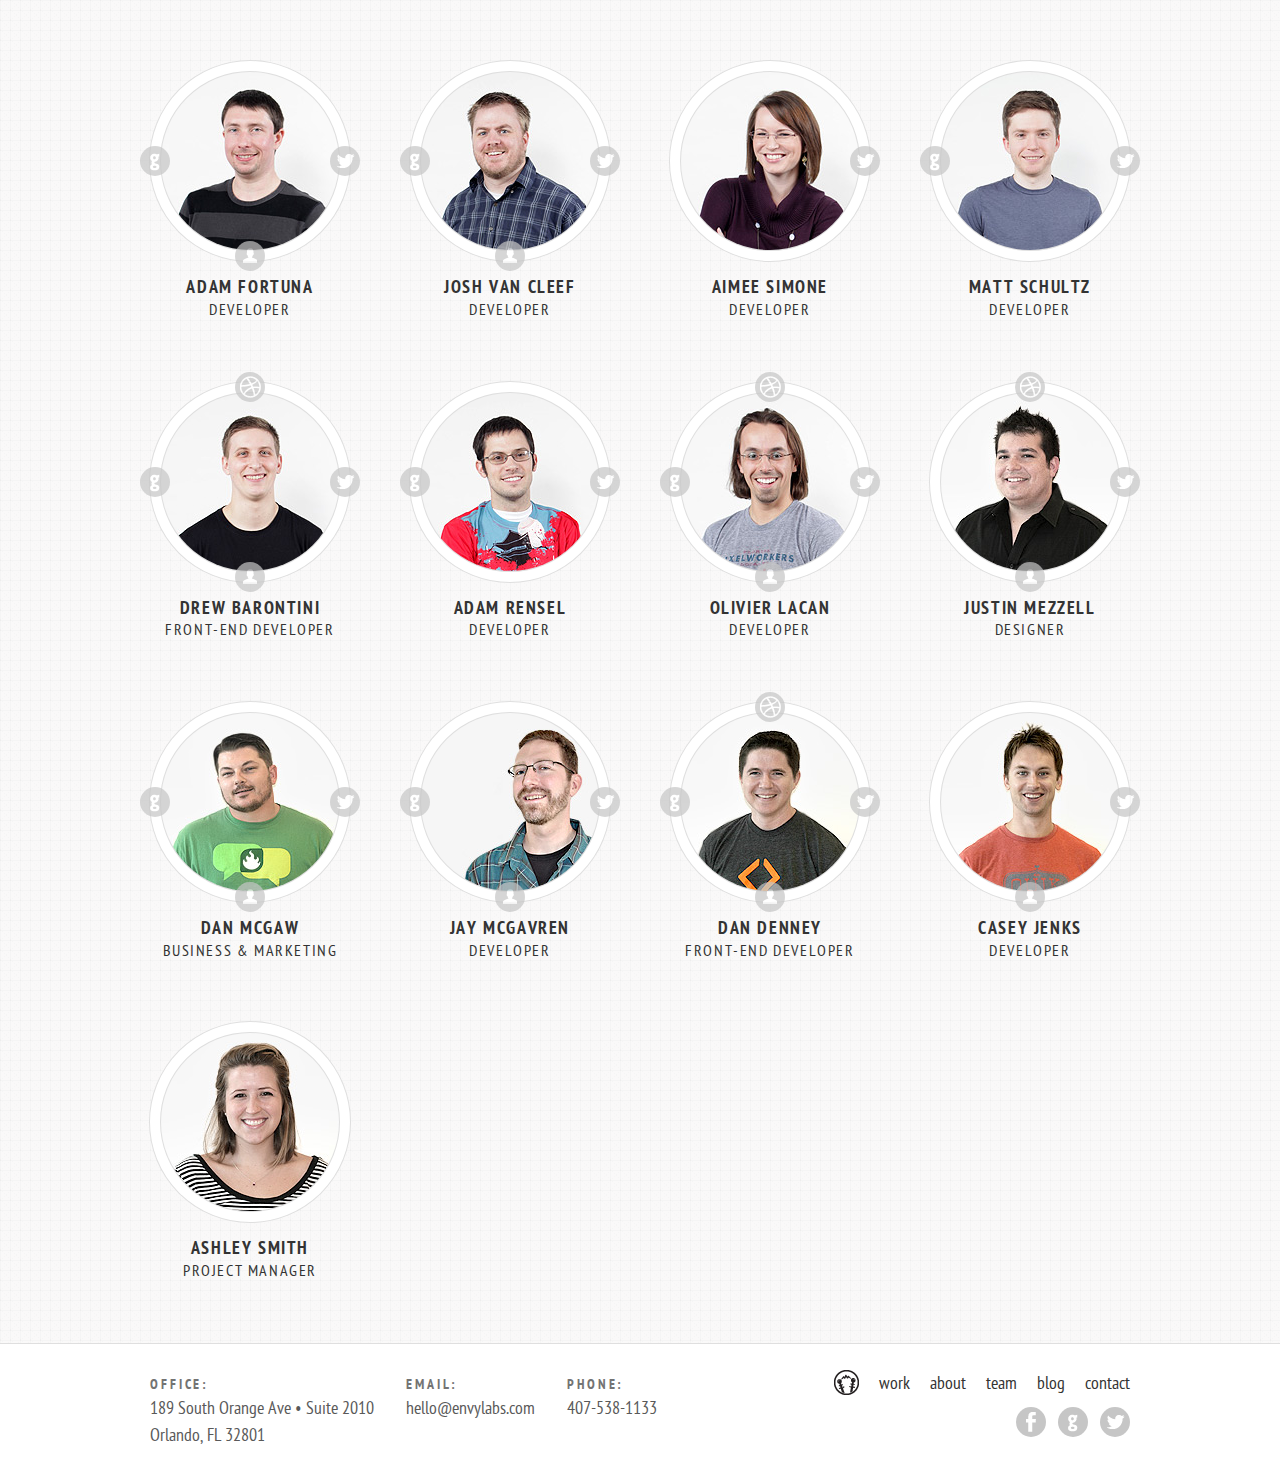
<file: team/index.html>
<!DOCTYPE html>
<!--[if lte IE 8]><html lang="en" class="ie"><![endif]-->
<!--[if gt IE 8]><!-->
<html lang="en">
<!--<![endif]-->
<head>
  <meta content='IE-edge,chrome=1' http-equiv='X-UA-Compatible'>
  <meta charset='utf-8'>
  <meta content='width=device-width, initial-scale=1.0' name='viewport'>
  <title>Team :: Envy Labs</title>
  <link href='/favicon.ico' rel='shortcut icon' type='image/x-icon'>
  <link href='../stylesheets/application.css' rel='stylesheet'>
  <!--[if lte IE 8]>
    <script src='../javascripts/modernizr.js'></script>
  <![endif]-->
</head>
<body>
  <div class='site page-team'>
    <header>
      <div class='cell-a'>
        <a class='logo' href='/'>
          <img alt='Envy Labs' src='../images/envylabs.png'>
        </a>
        <ul class='nav'>
          <li><a href="/work">Work<i></i></a></li>
          <li><a href="/about">About<i></i></a></li>
          <li><a href="/team" class="active">Team<i></i></a></li>
          <li><a href="http://blog.envylabs.com">Blog<i></i></a></li>
          <li><a href="/contact">Contact<i></i></a></li>
        </ul>
        <h1 class='head'>Our Team</h1>
      </div>
    </header>
    <div class='cell-a'>
      <h2 class='h1 head'>With a flat hierarchy and open business meetings, we work as equals, celebrate as a team, and make fun of each other face to&nbsp;face.</h2>
    </div>
    <div class='cell-b'>
      <ul class='team'>
        <li>
          <a id='gregg-pollack'></a>
          <div class='thumb'>
            <img alt='Gregg Pollack' src='../images/team/gregg-pollack.jpg'>
            <a class='icn-gh' href='http://github.com/Gregg'>Gregg on GitHub</a>
            <a class='icn-tw' href='http://twitter.com/greggpollack'>Gregg on Twitter</a>
          </div>
          <strong>Gregg Pollack</strong>
          Founder
        </li>
        <li>
          <a id='nathaniel-bibler'></a>
          <div class='thumb'>
            <img alt='Nathaniel Bibler' src='../images/team/nathaniel-bibler.jpg'>
            <a class='icn-gh' href='http://github.com/nbibler'>Nathaniel on GitHub</a>
            <a class='icn-tw' href='http://twitter.com/nbibler'>Nathaniel on Twitter</a>
            <a class='icn-ps' href='http://nathanielbibler.com'>Nathaniel's Personal Site</a>
          </div>
          <strong>Nathaniel Bibler</strong>
          Developer
        </li>
        <li>
          <a id='tyler-hunt'></a>
          <div class='thumb'>
            <img alt='Tyler Hunt' src='../images/team/tyler-hunt.jpg'>
            <a class='icn-gh' href='http://github.com/tylerhunt'>Tyler on GitHub</a>
            <a class='icn-tw' href='http://twitter.com/tylerhunt'>Tyler on Twitter</a>
            <a class='icn-ps' href='http://tylerhunt.com'>Tyler's Personal Site</a>
          </div>
          <strong>Tyler Hunt</strong>
          Developer
        </li>
        <li>
          <a id='thomas-meeks'></a>
          <div class='thumb'>
            <img alt='Thomas Meeks' src='../images/team/thomas-meeks.jpg'>
            <a class='icn-gh' href='http://github.com/thomas'>Thomas on GitHub</a>
            <a class='icn-tw' href='http://twitter.com/thomasmeeks'>Thomas on Twitter</a>
          </div>
          <strong>Thomas Meeks</strong>
          Developer
        </li>
        <li>
          <a id='jacob-swanner'></a>
          <div class='thumb'>
            <img alt='Jacob Swanner' src='../images/team/jacob-swanner.jpg'>
            <a class='icn-gh' href='http://github.com/jswanner'>Jacob on GitHub</a>
            <a class='icn-tw' href='http://twitter.com/jswanner'>Jacob on Twitter</a>
            <a class='icn-ps' href='http://jacobswanner.com'>Jacob's Personal Site</a>
          </div>
          <strong>Jacob Swanner</strong>
          Developer
        </li>
        <li>
          <a id='mark-kendall'></a>
          <div class='thumb'>
            <img alt='Mark Kendall' src='../images/team/mark-kendall.jpg'>
            <a class='icn-gh' href='http://github.com/markkendall'>Mark on GitHub</a>
            <a class='icn-tw' href='http://twitter.com/markkendall'>Mark on Twitter</a>
          </div>
          <strong>Mark Kendall</strong>
          Developer
        </li>
        <li>
          <a id='caike-souza'></a>
          <div class='thumb'>
            <img alt='Caike Souza' src='../images/team/caike-souza.jpg'>
            <a class='icn-gh' href='http://github.com/caike'>Caike on GitHub</a>
            <a class='icn-tw' href='http://twitter.com/caike'>Caike on Twitter</a>
            <a class='icn-ps' href='http://caikesouza.com'>Caike's Personal Site</a>
          </div>
          <strong>Caike Souza</strong>
          Developer
        </li>
        <li>
          <a id='eric-allam'></a>
          <div class='thumb'>
            <img alt='Eric Allam' src='../images/team/eric-allam.jpg'>
            <a class='icn-gh' href='http://github.com/rubymaverick'>Eric on GitHub</a>
            <a class='icn-tw' href='http://twitter.com/eallam'>Eric on Twitter</a>
            <a class='icn-ps' href='http://rubymaverick.com'>Eric's Personal Site</a>
          </div>
          <strong>Eric Allam</strong>
          Developer
        </li>
        <li>
          <a id='violette-calhoun'></a>
          <div class='thumb'>
            <img alt='Violette Calhoun' src='../images/team/violette-calhoun.jpg'>
            <a class='icn-tw' href='http://twitter.com/iamvioletta'>Violette on Twitter</a>
          </div>
          <strong>Violette Calhoun</strong>
          Product Manager
        </li>
        <li>
          <a id='christopher-green'></a>
          <div class='thumb'>
            <img alt='Christopher Green' src='../images/team/christopher-green.jpg'>
          </div>
          <strong>Christopher Green</strong>
          Developer
        </li>
        <li>
          <a id='jennifer-borders'></a>
          <div class='thumb'>
            <img alt='Jennifer Borders' src='../images/team/jennifer-borders.jpg'>
          </div>
          <strong>Jennifer Borders</strong>
          Project Manager
        </li>
        <li>
          <a id='jason-vanlue'></a>
          <div class='thumb'>
            <img alt='Jason VanLue' src='../images/team/jason-vanlue.jpg'>
            <a class='icn-dr' href='http://dribbble.com/jasonvanlue'>Jason on Dribbble</a>
            <a class='icn-tw' href='http://twitter.com/jasonvanlue'>Jason on Twitter</a>
            <a class='icn-ps' href='http://jasonvanlue.com'>Jason's Personal Site</a>
          </div>
          <strong>Jason VanLue</strong>
          Designer
        </li>
        <li>
          <a id='nick-walsh'></a>
          <div class='thumb'>
            <img alt='Nick Walsh' src='../images/team/nick-walsh.jpg'>
            <a class='icn-gh' href='http://github.com/nickawalsh'>Nick on GitHub</a>
            <a class='icn-dr' href='http://dribbble.com/nickawalsh'>Nick on Dribbble</a>
            <a class='icn-tw' href='http://twitter.com/nickawalsh'>Nick on Twitter</a>
            <a class='icn-ps' href='http://nick-walsh.com'>Nick's Personal Site</a>
          </div>
          <strong>Nick Walsh</strong>
          Front-End Developer
        </li>
        <li>
          <a id='dray-lacy'></a>
          <div class='thumb'>
            <img alt='Dray Lacy' src='../images/team/dray-lacy.jpg'>
            <a class='icn-gh' href='http://github.com/omghax'>Nick on GitHub</a>
            <a class='icn-tw' href='http://twitter.com/d_ray'>Nick on Twitter</a>
          </div>
          <strong>Dray Lacy</strong>
          Developer
        </li>
        <li>
          <a id='tim-dikun'></a>
          <div class='thumb'>
            <img alt='Tim Dikun' src='../images/team/tim-dikun.jpg'>
            <a class='icn-dr' href='http://dribbble.com/tdikun'>Tim on Dribbble</a>
            <a class='icn-tw' href='http://twitter.com/tdikun'>Tim on Twitter</a>
            <a class='icn-ps' href='http://timdikun.com'>Tim's Personal Site</a>
          </div>
          <strong>Tim Dikun</strong>
          Designer
        </li>
        <li>
          <a id='tony-winn'></a>
          <div class='thumb'>
            <img alt='Tony Winn' src='../images/team/tony-winn.jpg'>
            <a class='icn-gh' href='http://github.com/twinn'>Tony on GitHub</a>
            <a class='icn-tw' href='http://twitter.com/tony_winn'>Tony on Twitter</a>
            <a class='icn-ps' href='http://concretefeet.com'>Tony's Personal Site</a>
          </div>
          <strong>Tony Winn</strong>
          Developer
        </li>
        <li>
          <a id='adam-fortuna'></a>
          <div class='thumb'>
            <img alt='Adam Fortuna' src='../images/team/adam-fortuna.jpg'>
            <a class='icn-gh' href='http://github.com/adamfortuna'>Adam on GitHub</a>
            <a class='icn-tw' href='http://twitter.com/adamfortuna'>Adam on Twitter</a>
            <a class='icn-ps' href='http://adamfortuna.com'>Adam's Personal Site</a>
          </div>
          <strong>Adam Fortuna</strong>
          Developer
        </li>
        <li>
          <a id='josh-vancleef'></a>
          <div class='thumb'>
            <img alt='Josh Van Cleef' src='../images/team/josh-vancleef.jpg'>
            <a class='icn-gh' href='http://github.com/joshvc'>Josh on GitHub</a>
            <a class='icn-tw' href='http://twitter.com/joshvc'>Josh on Twitter</a>
            <a class='icn-ps' href='http://joshvc.com'>Josh's Personal Site</a>
          </div>
          <strong>Josh Van Cleef</strong>
          Developer
        </li>
        <li>
          <a id='aimee-simone'></a>
          <div class='thumb'>
            <img alt='Aimee Simone' src='../images/team/aimee-simone.jpg'>
            <a class='icn-tw' href='http://twitter.com/aimeebooth'>Aimee on Twitter</a>
          </div>
          <strong>Aimee Simone</strong>
          Developer
        </li>
        <li>
          <a id='matt-schultz'></a>
          <div class='thumb'>
            <img alt='Matt Schultz' src='../images/team/matt-schultz.jpg'>
            <a class='icn-gh' href='http://github.com/mattschultz'>Matt on GitHub</a>
            <a class='icn-tw' href='http://twitter.com/mattschultz'>Matt on Twitter</a>
          </div>
          <strong>Matt Schultz</strong>
          Developer
        </li>
        <li>
          <a id='drew-barontini'></a>
          <div class='thumb'>
            <img alt='Drew Barontini' src='../images/team/drew-barontini.jpg'>
            <a class='icn-gh' href='http://github.com/drewbarontini'>Drew on GitHub</a>
            <a class='icn-dr' href='http://dribbble.com/drewbarontini'>Drew on Dribbble</a>
            <a class='icn-tw' href='http://twitter.com/drewbarontini'>Drew on Twitter</a>
            <a class='icn-ps' href='http://drewbarontini.com'>Drew's Personal Site</a>
          </div>
          <strong>Drew Barontini</strong>
          Front-End Developer
        </li>
        <li>
          <a id='adam-rensel'></a>
          <div class='thumb'>
            <img alt='Adam Rensel' src='../images/team/adam-rensel.jpg'>
            <a class='icn-gh' href='http://github.com/renz45'>Adam on GitHub</a>
            <a class='icn-tw' href='http://twitter.com/adamrensel'>Adam on Twitter</a>
          </div>
          <strong>Adam Rensel</strong>
          Developer
        </li>
        <li>
          <a id='olivier-lacan'></a>
          <div class='thumb'>
            <img alt='Olivier Lacan' src='../images/team/olivier-lacan.jpg'>
            <a class='icn-gh' href='http://github.com/olivierlacan'>Olivier on GitHub</a>
            <a class='icn-dr' href='http://dribbble.com/olivierlacan'>Olivier on Dribbble</a>
            <a class='icn-tw' href='http://twitter.com/olivierlacan'>Olivier on Twitter</a>
            <a class='icn-ps' href='http://olivierlacan.com'>Olivier's Personal Site</a>
          </div>
          <strong>Olivier Lacan</strong>
          Developer
        </li>
        <li>
          <a id='justin-mezzell'></a>
          <div class='thumb'>
            <img alt='Justin Mezzell' src='../images/team/justin-mezzell.jpg'>
            <a class='icn-dr' href='http://dribbble.com/justinmezzell'>Justin on Dribbble</a>
            <a class='icn-tw' href='http://twitter.com/justinmezzell'>Justin on Twitter</a>
            <a class='icn-ps' href='http://justinmezzell.com'>Justin's Personal Site</a>
          </div>
          <strong>Justin Mezzell</strong>
          Designer
        </li>
        <li>
          <a id='dan-mcgaw'></a>
          <div class='thumb'>
            <img alt='Dan McGaw' src='../images/team/dan-mcgaw.jpg'>
            <a class='icn-gh' href='http://github.com/danielmcgaw'>Dan on GitHub</a>
            <a class='icn-tw' href='http://twitter.com/danielmcgaw'>Dan on Twitter</a>
            <a class='icn-ps' href='http://danmcgaw.com'>Dan's Personal Site</a>
          </div>
          <strong>Dan McGaw</strong>
          Business &amp; Marketing
        </li>
        <li>
          <a id='jay-mcgavren'></a>
          <div class='thumb'>
            <img alt='Jay McGavren' src='../images/team/jay-mcgavren.jpg'>
            <a class='icn-gh' href='http://github.com/jaymcgavren'>Jay on GitHub</a>
            <a class='icn-tw' href='http://twitter.com/jaymcgavren'>Jay on Twitter</a>
            <a class='icn-ps' href='http://jay.mcgavren.com'>Jay's Personal Site</a>
          </div>
          <strong>Jay McGavren</strong>
          Developer
        </li>
        <li>
          <a id='dan-denney'></a>
          <div class='thumb'>
            <img alt='Dan Denney' src='../images/team/dan-denney.jpg'>
            <a class='icn-gh' href='http://github.com/dandenney'>Dan on GitHub</a>
            <a class='icn-dr' href='http://dribbble.com/dandenney'>Dan on Dribbble</a>
            <a class='icn-tw' href='http://twitter.com/dandenney'>Dan on Twitter</a>
            <a class='icn-ps' href='http://dandenney.com'>Dan's Personal Site</a>
          </div>
          <strong>Dan Denney</strong>
          Front-End Developer
        </li>
        <li>
          <a id='casey-jenks'></a>
          <div class='thumb'>
            <img alt='Casey Jenks' src='../images/team/casey-jenks.jpg'>
              <a class='icn-tw' href='http://twitter.com/yeabuddy'>Casey on Twitter</a>
              <a class='icn-ps' href='http://caseyjenks.tumblr.com'>Casey's Personal Site</a>
            </img>
          </div>
          <strong>Casey Jenks</strong>
          Developer
        </li>
        <li>
          <a id='ashley-smith'></a>
          <div class='thumb'>
            <img alt='Ashley Smith' src='../images/team/ashley-smith.jpg'>
          </div>
          <strong>Ashley Smith</strong>
          Project Manager
        </li>
      </ul>
    </div>
  </div>
  <footer>
    <div class='cell-a'>
      <p class='address'>
        <strong>Office:</strong>
        189 South Orange Ave &bull; Suite 2010<br />
        Orlando, FL 32801
      </p>
      <p>
        <strong>Email:</strong>
        <a href='mailto:hello@envylabs.com'>hello@envylabs.com</a>
      </p>
      <p>
        <strong>Phone:</strong>
        <a href='tel:407-538-1133'>407-538-1133</a>
      </p>
      <div class='footer-links'>
        <ul class='nav'>
          <li>
            <a class='logo' href='/'>
              <img alt='Envy Labs' src='../images/envylabs-small.png'>
            </a>
          </li>
          <li><a href="/work">Work</a></li>
          <li><a href="/about">About</a></li>
          <li><a href="/team">Team</a></li>
          <li><a href="http://blog.envylabs.com">Blog</a></li>
          <li><a href="/contact">Contact</a></li>
        </ul>
        <a class='icn-fb' href='http://facebook.com/envylabs'>Like Envy Labs on Facebook</a>
        <a class='icn-gh' href='http://github.com/envylabs'>Envy Labs on GitHub</a>
        <a class='icn-tw' href='http://twitter.com/envylabs'>Follow Envy Labs</a>
      </div>
    </div>
  </footer>
  <script src='http://ajax.googleapis.com/ajax/libs/jquery/1.7.2/jquery.min.js'></script>
  <script src='../javascripts/application.js'></script>
  <script>
    //<![CDATA[
      $(function() {
        EL.teamHover('.team li a');
      });
      
      var _gaq = _gaq || [];
      _gaq.push(['_setAccount', 'UA-9740749-1']);
      _gaq.push(['_trackPageview']);
      (function() {
        var ga = document.createElement('script'); ga.type = 'text/javascript'; ga.async = true;
        ga.src = ('https:' == document.location.protocol ? 'https://ssl' : 'http://www') + '.google-analytics.com/ga.js';
        var s = document.getElementsByTagName('script')[0]; s.parentNode.insertBefore(ga, s);
      })();
    //]]>
  </script>
</body>
</file>
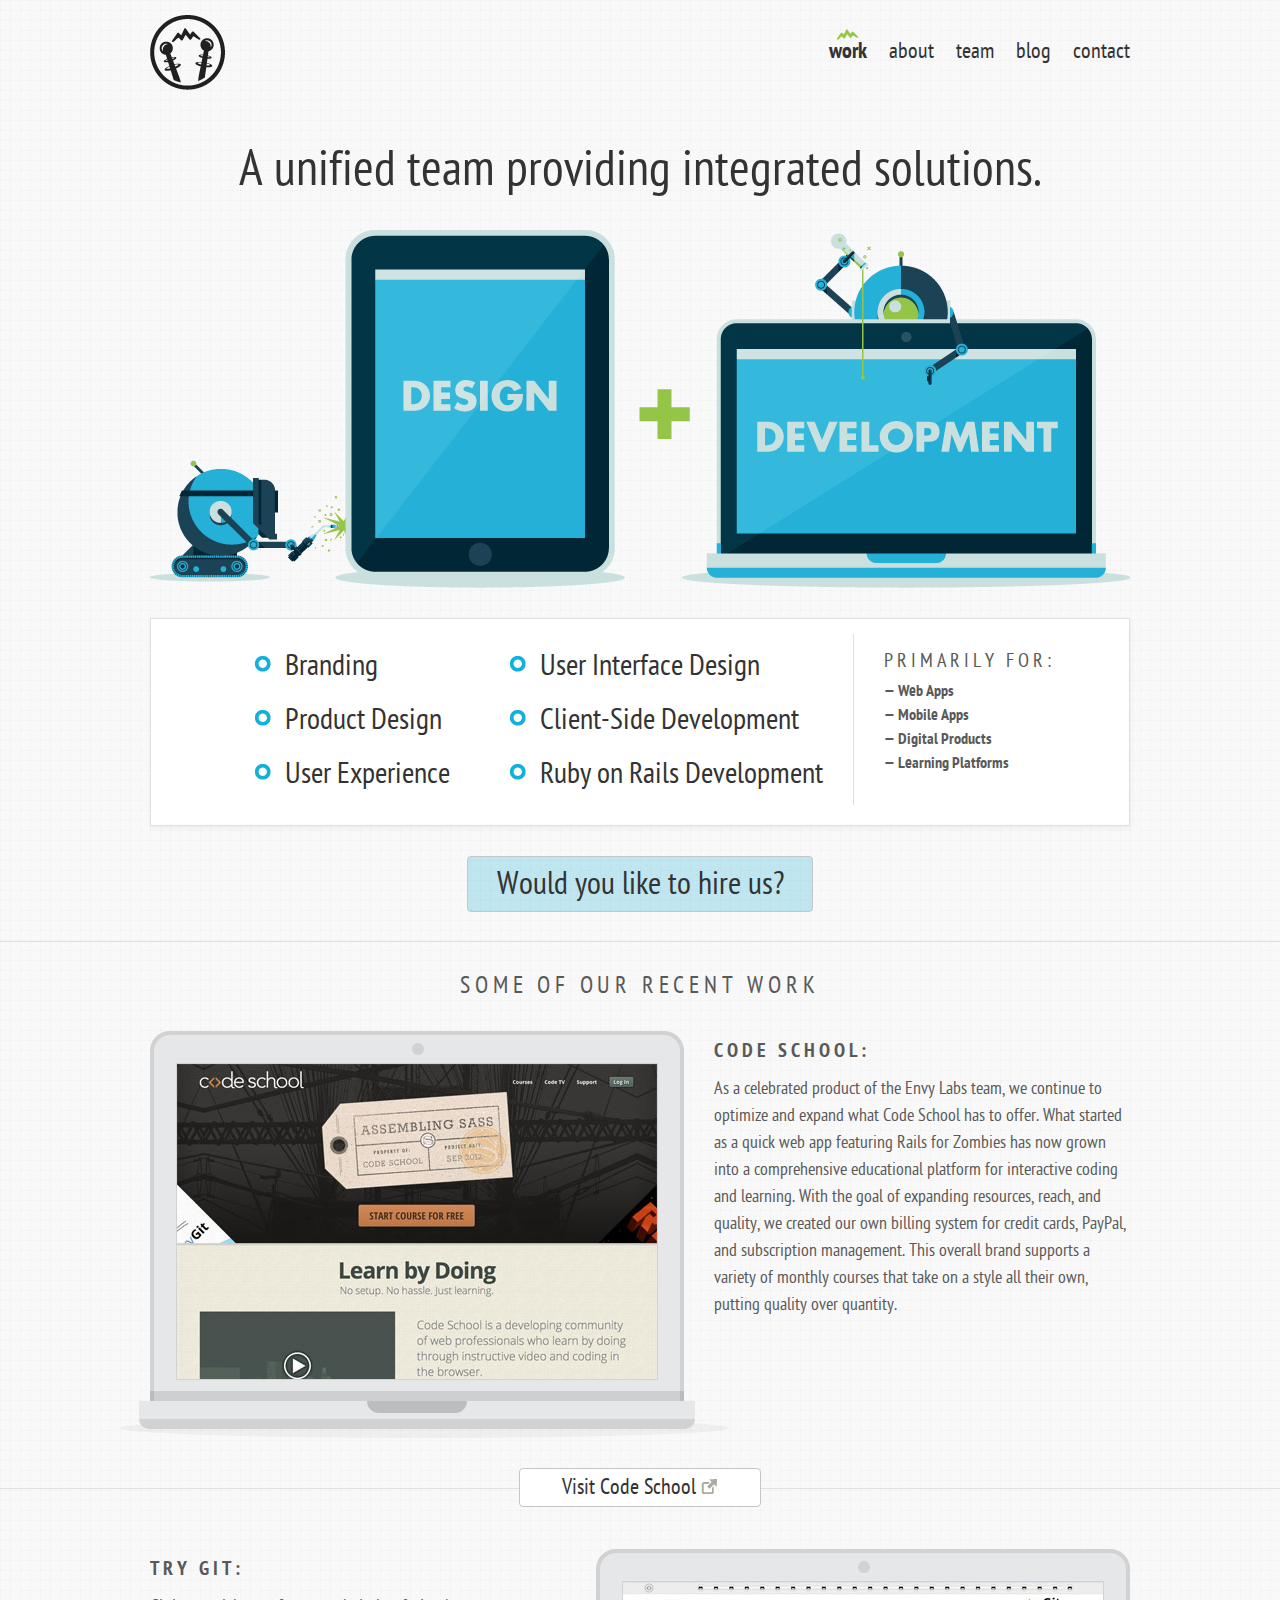
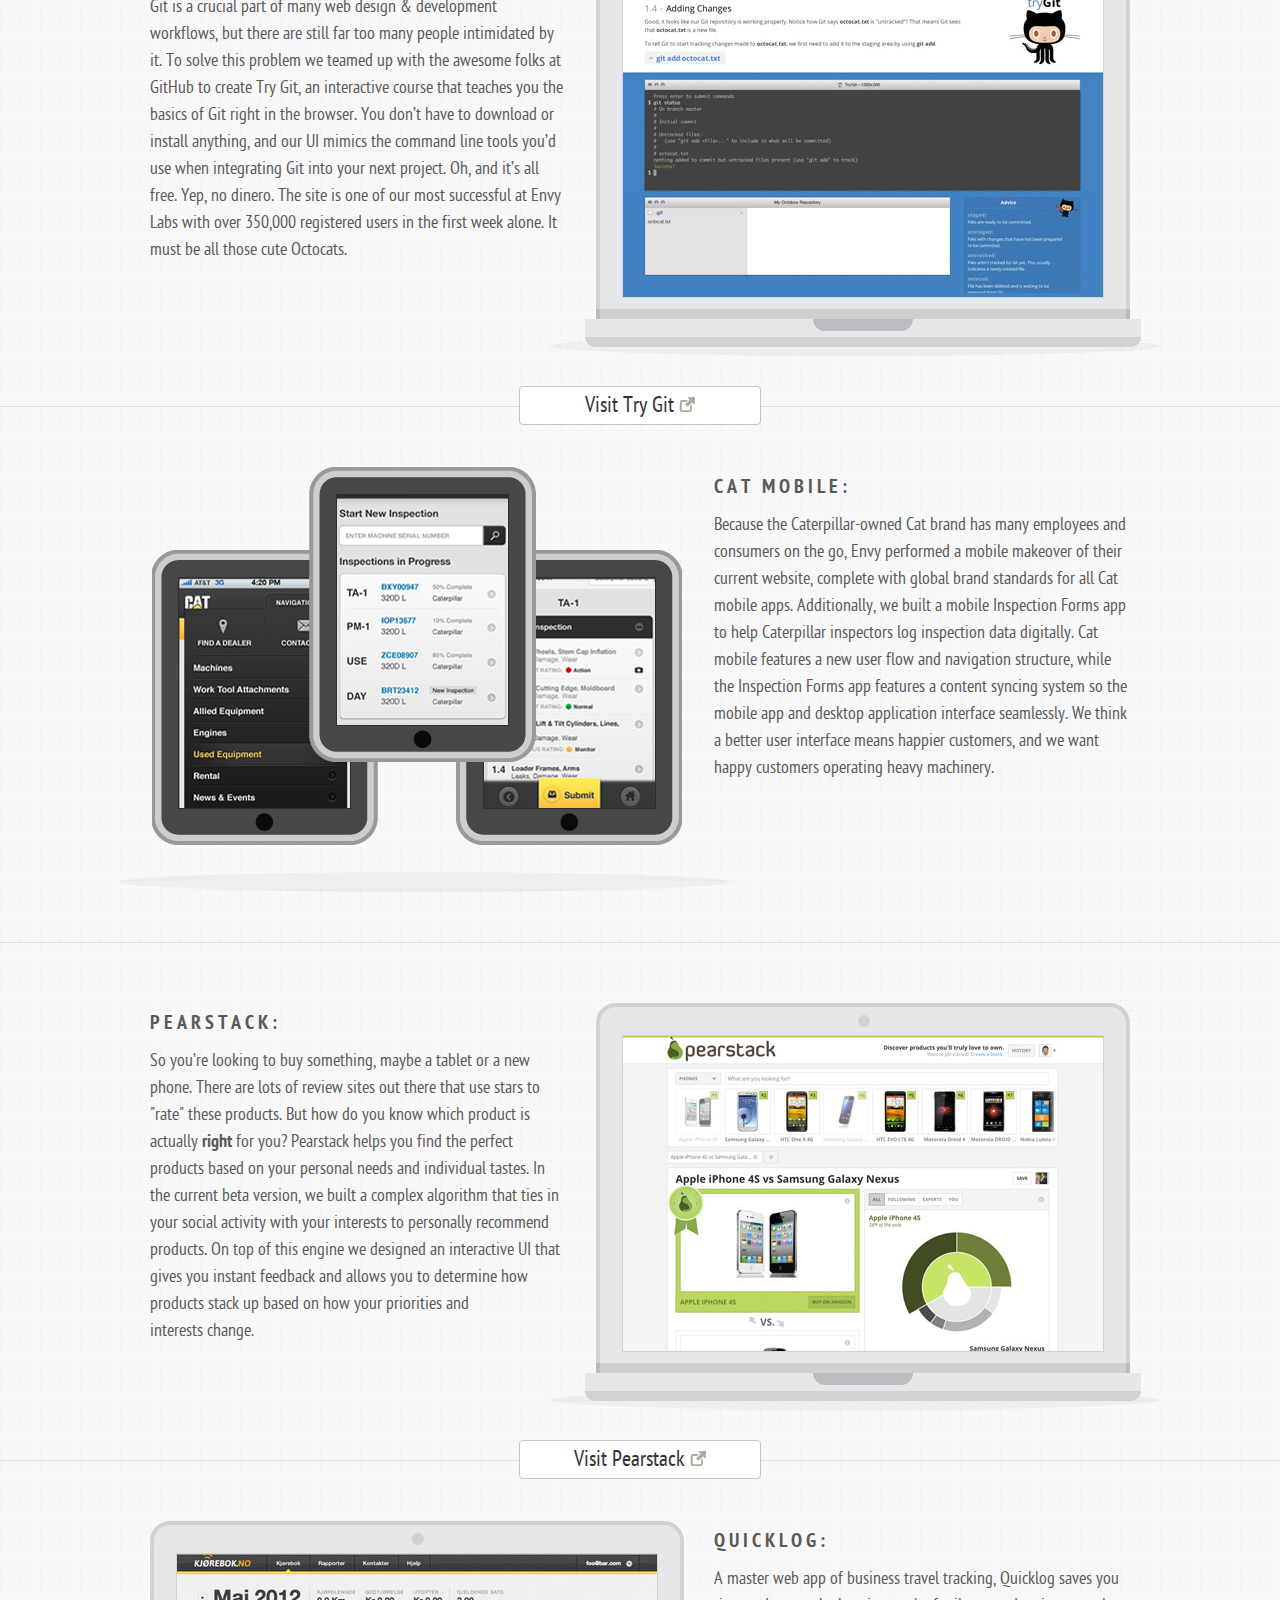
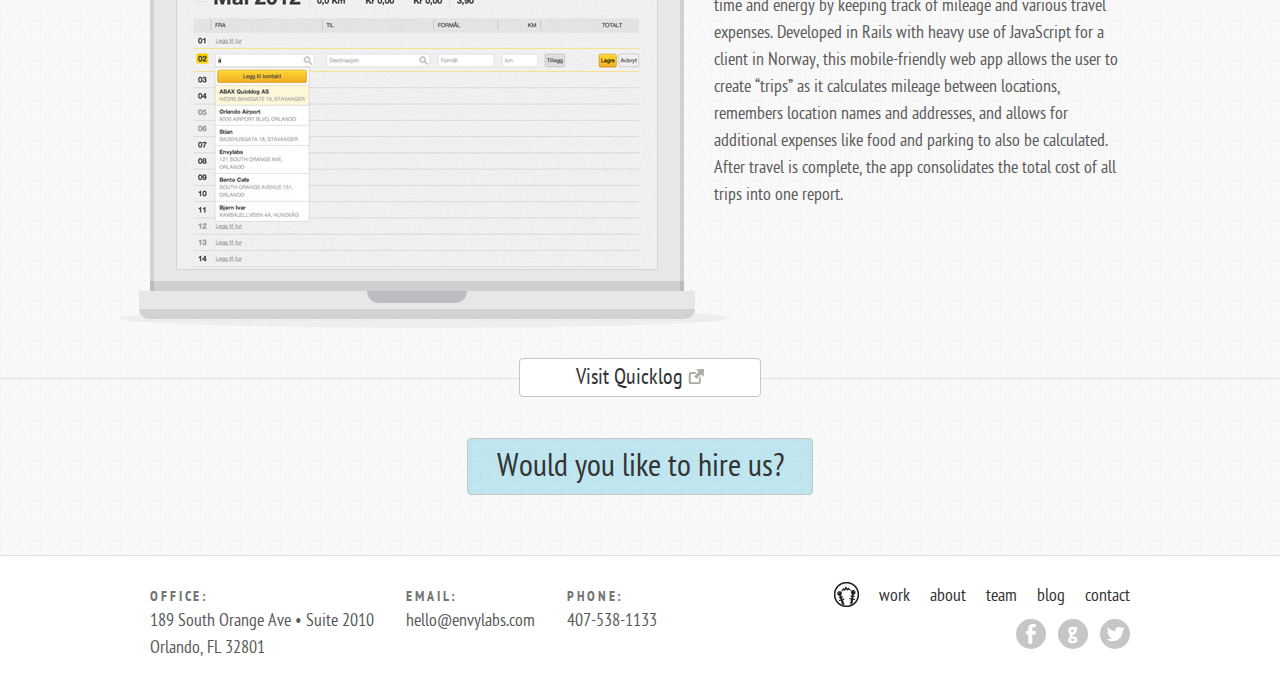
<file: work/index.html>
<!DOCTYPE html>
<!--[if lte IE 8]><html lang="en" class="ie"><![endif]-->
<!--[if gt IE 8]><!-->
<html lang="en">
<!--<![endif]-->
<head>
  <meta content='IE-edge,chrome=1' http-equiv='X-UA-Compatible'>
  <meta charset='utf-8'>
  <meta content='width=device-width, initial-scale=1.0' name='viewport'>
  <title>Work :: Envy Labs</title>
  <link href='/favicon.ico' rel='shortcut icon' type='image/x-icon'>
  <link href='../stylesheets/application.css' rel='stylesheet'>
  <!--[if lte IE 8]>
    <script src='../javascripts/modernizr.js'></script>
  <![endif]-->
</head>
<body>
  <div class='site page-work'>
    <header>
      <div class='cell-a'>
        <a class='logo' href='/'>
          <img alt='Envy Labs' src='../images/envylabs.png'>
        </a>
        <ul class='nav'>
          <li><a href="/work" class="active">Work<i></i></a></li>
          <li><a href="/about">About<i></i></a></li>
          <li><a href="/team">Team<i></i></a></li>
          <li><a href="http://blog.envylabs.com">Blog<i></i></a></li>
          <li><a href="/contact">Contact<i></i></a></li>
        </ul>
        <h1 class='head'>Our Work</h1>
      </div>
    </header>
    <div class='cell-a'>
      <h2 class='h1 head'>A unified team providing integrated&nbsp;solutions.</h2>
      <img alt='Design + Development' class='banner' src='../images/work/img-work.png'>
      <div class='block head'>
        <div class='services'>
          <div class='services-what'>
            <ul>
              <li>Branding</li>
              <li>Product Design</li>
              <li>User Experience</li>
            </ul>
            <ul>
              <li>User Interface Design</li>
              <li>Client-Side Development</li>
              <li>Ruby on Rails Development</li>
            </ul>
          </div>
          <div class='services-for'>
            <h4>Primarily for:</h4>
            <ul>
              <li><strong>&mdash; Web Apps</strong></li>
              <li><strong>&mdash; Mobile Apps</strong></li>
              <li><strong>&mdash; Digital Products</strong></li>
              <li><strong>&mdash; Learning Platforms</strong></li>
            </ul>
          </div>
        </div>
      </div>
      <div class='head'>
        <a class='btn-a' href='/contact'>Would you like to hire us?</a>
      </div>
    </div>
    <div class='row-a'>
      <div class='cell-a work'>
        <h2 class='h3 head'>Some of our recent work</h2>
        <div class='grid-a work-display'>
          <div class='inner'>
            <img alt='Code School' src='../images/work/img-codeschool.jpg'>
            <b class='decorator'></b>
          </div>
        </div>
        <div class='grid-b work-desc'>
          <h3 class='h4'>Code School:</h3>
          <p>As a celebrated product of the Envy Labs team, we continue to optimize and expand what Code School has to offer. What started as a quick web app featuring Rails for Zombies has now grown into a comprehensive educational platform for interactive coding and learning. With the goal of expanding resources, reach, and quality, we created our own billing system for credit cards, PayPal, and subscription management. This overall brand supports a variety of monthly courses that take on a style all their own, putting quality over&nbsp;quantity.</p>
        </div>
        <a class='btn-b' href='http://codeschool.com'>Visit Code School <i></i></a>
      </div>
    </div>
    <div class='row-a'>
      <div class='cell-a work'>
        <div class='grid-b work-display'>
          <div class='inner'>
            <img alt='Try Git' src='../images/work/img-trygit.jpg'>
            <b class='decorator'></b>
          </div>
        </div>
        <div class='grid-a work-desc'>
          <h3 class='h4'>Try Git:</h3>
          <p>Git is a crucial part of many web design &amp; development workflows, but there are still far too many people intimidated by it. To solve this problem we teamed up with the awesome folks at GitHub to create Try Git, an interactive course that teaches you the basics of Git right in the browser. You don’t have to download or install anything, and our UI mimics the command line tools you’d use when integrating Git into your next project. Oh, and it’s all free. Yep, no dinero. The site is one of our most successful at Envy Labs with over 350,000 registered users in the first week alone. It must be all those cute&nbsp;Octocats.</p>
        </div>
        <a class='btn-b' href='http://try.github.com'>Visit Try Git <i></i></a>
      </div>
    </div>
    <div class='row-a'>
      <div class='cell-a work'>
        <div class='grid-a work-display'>
          <img alt='Cat Mobile' src='../images/work/img-cat.png'>
        </div>
        <div class='grid-b work-desc'>
          <h3 class='h4'>Cat Mobile:</h3>
          <p>Because the Caterpillar-owned Cat brand has many employees and consumers on the go, Envy performed a mobile makeover of their current website, complete with global brand standards for all Cat mobile apps. Additionally, we built a mobile Inspection Forms app to help Caterpillar inspectors log inspection data digitally. Cat mobile features a new user flow and navigation structure, while the Inspection Forms app features a content syncing system so the mobile app and desktop application interface seamlessly. We think a better user interface means happier customers, and we want happy customers operating heavy&nbsp;machinery.</p>
        </div>
      </div>
    </div>
    <div class='row-a'>
      <div class='cell-a work'>
        <div class='grid-b work-display'>
          <div class='inner'>
            <img alt='Pearstack' src='../images/work/img-pearstack.jpg'>
            <b class='decorator'></b>
          </div>
        </div>
        <div class='grid-a work-desc'>
          <h3 class='h4'>Pearstack:</h3>
          <p>So you’re looking to buy something, maybe a tablet or a new phone. There are lots of review sites out there that use stars to "rate" these products. But how do you know which product is actually <strong>right</strong> for you? Pearstack helps you find the perfect products based on your personal needs and individual tastes. In the current beta version, we built a complex algorithm that ties in your social activity with your interests to personally recommend products. On top of this engine we designed an interactive UI that gives you instant feedback and allows you to determine how products stack up based on how your priorities and interests&nbsp;change.</p>
        </div>
        <a class='btn-b' href='http://pearstack.com'>Visit Pearstack <i></i></a>
      </div>
    </div>
    <div class='row-a'>
      <div class='cell-a work'>
        <div class='grid-a work-display'>
          <div class='inner'>
            <img alt='Quicklog' src='../images/work/img-quicklog.jpg'>
            <b class='decorator'></b>
          </div>
        </div>
        <div class='grid-b work-desc'>
          <h3 class='h4'>Quicklog:</h3>
          <p>A master web app of business travel tracking, Quicklog saves you time and energy by keeping track of mileage and various travel expenses. Developed in Rails with heavy use of JavaScript for a client in Norway, this mobile-friendly web app allows the user to create “trips” as it calculates mileage between locations, remembers location names and addresses, and allows for additional expenses like food and parking to also be calculated. After travel is complete, the app consolidates the total cost of all trips into one&nbsp;report.</p>
        </div>
        <a class='btn-b' href='http://xn--kjrebok-r1a.no/'>Visit Quicklog <i></i></a>
      </div>
    </div>
    <div class='cell-a head'>
      <a class='btn-a' href='/contact'>Would you like to hire us?</a>
    </div>
  </div>
  <footer>
    <div class='cell-a'>
      <p class='address'>
        <strong>Office:</strong>
        189 South Orange Ave &bull; Suite 2010<br />
        Orlando, FL 32801
      </p>
      <p>
        <strong>Email:</strong>
        <a href='mailto:hello@envylabs.com'>hello@envylabs.com</a>
      </p>
      <p>
        <strong>Phone:</strong>
        <a href='tel:407-538-1133'>407-538-1133</a>
      </p>
      <div class='footer-links'>
        <ul class='nav'>
          <li>
            <a class='logo' href='/'>
              <img alt='Envy Labs' src='../images/envylabs-small.png'>
            </a>
          </li>
          <li><a href="/work">Work</a></li>
          <li><a href="/about">About</a></li>
          <li><a href="/team">Team</a></li>
          <li><a href="http://blog.envylabs.com">Blog</a></li>
          <li><a href="/contact">Contact</a></li>
        </ul>
        <a class='icn-fb' href='http://facebook.com/envylabs'>Like Envy Labs on Facebook</a>
        <a class='icn-gh' href='http://github.com/envylabs'>Envy Labs on GitHub</a>
        <a class='icn-tw' href='http://twitter.com/envylabs'>Follow Envy Labs</a>
      </div>
    </div>
  </footer>
  <script src='http://ajax.googleapis.com/ajax/libs/jquery/1.7.2/jquery.min.js'></script>
  <script src='../javascripts/application.js'></script>
  <script>
    //<![CDATA[
      var _gaq = _gaq || [];
      _gaq.push(['_setAccount', 'UA-9740749-1']);
      _gaq.push(['_trackPageview']);
      (function() {
        var ga = document.createElement('script'); ga.type = 'text/javascript'; ga.async = true;
        ga.src = ('https:' == document.location.protocol ? 'https://ssl' : 'http://www') + '.google-analytics.com/ga.js';
        var s = document.getElementsByTagName('script')[0]; s.parentNode.insertBefore(ga, s);
      })();
    //]]>
  </script>
</body>
</file>
<file: stylesheets/application.css>
html,body,div,span,applet,object,iframe,h1,h2,h3,h4,h5,h6,p,blockquote,pre,a,abbr,acronym,address,big,cite,code,del,dfn,em,img,ins,kbd,q,s,samp,small,strike,strong,sub,sup,tt,var,b,u,i,center,dl,dt,dd,ol,ul,li,fieldset,form,label,legend,table,caption,tbody,tfoot,thead,tr,th,td,article,aside,canvas,details,embed,figure,figcaption,footer,header,hgroup,menu,nav,output,ruby,section,summary,time,mark,audio,video{margin:0;padding:0;border:0;font:inherit;font-size:100%;vertical-align:baseline}html{line-height:1}ol,ul{list-style:none}table{border-collapse:collapse;border-spacing:0}caption,th,td{text-align:left;font-weight:normal;vertical-align:middle}q,blockquote{quotes:none}q:before,q:after,blockquote:before,blockquote:after{content:"";content:none}a img{border:none}article,aside,details,figcaption,figure,footer,header,hgroup,menu,nav,section,summary{display:block}@font-face{font-family:"PTSansNarrow";src:url('fonts/PTN57F-webfont.eot');src:url('fonts/PTN57F-webfont.eot?#iefix') format("embedded-opentype"),url('fonts/PTN57F-webfont.woff') format("woff"),url('fonts/PTN57F-webfont.ttf') format("truetype"),url('fonts/PTN57F-webfont.svg#PTSansNarrowRegular') format("svg");font-weight:normal;font-style:normal}@font-face{font-family:"PTSansNarrow";src:url('fonts/PTN77F-webfont.eot');src:url('fonts/PTN77F-webfont.eot?#iefix') format("embedded-opentype"),url('fonts/PTN77F-webfont.woff') format("woff"),url('fonts/PTN77F-webfont.ttf') format("truetype"),url('fonts/PTN77F-webfont.svg#PTSansNarrowBold') format("svg");font-weight:bold;font-style:normal}.cell-a,.team,footer,.services,.services-what{zoom:1}.cell-a:before,.team:before,footer:before,.services:before,.services-what:before,.cell-a:after,.team:after,footer:after,.services:after,.services-what:after{content:"";display:table}.cell-a:after,.team:after,footer:after,.services:after,.services-what:after{clear:both}.btn-b i,.faces-prev,.faces-next,.photo .close,.photo .prev,.photo .next,.hero-prev,.hero-next,.icn-cursor,.icn-profile,.icn-random,.featured .icn-profile:hover,.featured .icn-profile:focus,.ie .featured .icn-profile:hover,.ie .featured .icn-profile:focus,.icn-dr,.icn-fb,.icn-gh,.icn-ps,.icn-tw,.nav a i,.page-about .external i{color:transparent;font:0/0 a}html{background:#fff;font-size:16px}body{color:#333;font:62.5%/1.5 "PTSansNarrow","Arial","Helvetica","sans-serif"}h1,.h1{font-size:2.8em;font-weight:normal;letter-spacing:0;line-height:1.2;margin:0;text-transform:none}.ie h1,.ie .h1{font-size:3.5em}@media (min-width: 500px){h1,.h1{font-size:3.5em}}.ie h1,.ie .h1{font-size:5em}@media (min-width: 700px){h1,.h1{font-size:5em}}h2,.h2{font-size:3em;font-weight:bold;letter-spacing:0.2em;line-height:1.2;margin:0.5em 0;text-transform:uppercase}h3,.h3,h4,.h4{color:#595959;font-size:1.8em;font-weight:normal;letter-spacing:0.2em;line-height:1.2;margin:0;text-transform:uppercase}.ie h3,.ie .h3,.ie h4,.ie .h4{font-size:2.4em}@media (min-width: 500px){h3,.h3,h4,.h4{font-size:2.4em}}h4,.h4{font-size:2em;font-weight:bold}.head{text-align:center}p{color:#595959;font-size:1.8em;margin:0.7em 0}p img{float:right;margin:0 0 0 0.9em}a{color:#12b1d9;text-decoration:none}a:hover,a:focus{border-bottom:1px solid #a6e7f8;color:#12b1d9}strong{font-weight:bold}.site{background:url('../images/bg-site.gif?1342001491') repeat;border-bottom:1px solid #dfdfdf;overflow-x:hidden}.banner{display:block;margin:3em auto;max-width:100%}.block{background:#fff;border:1px solid #dfdfdf;box-shadow:0 2px 5px rgba(0,0,0,0.05);margin:3em 0;padding:1.5em}.row-a,.row-b,.row-c,.faces{border-bottom:1px solid #dfdfdf;border-top:1px solid #dfdfdf;margin:-1px 0}.row-b{background:#ecf5dd;background:rgba(149,201,61,0.1)}.row-c{background:#fff}.cell-a,.cell-b,.hero-title{margin:3em auto;max-width:980px;padding:0 3em;position:relative}.cell-b{max-width:1040px;padding:0}.grid-a{-webkit-box-sizing:border-box;-moz-box-sizing:border-box;box-sizing:border-box}.ie .grid-a{float:left;padding-right:1.5em;width:50%}@media (min-width: 700px){.grid-a{float:left;padding-right:1.5em;width:50%}}.grid-b{-webkit-box-sizing:border-box;-moz-box-sizing:border-box;box-sizing:border-box}.ie .grid-b{float:right;padding-left:1.5em;width:50%}@media (min-width: 700px){.grid-b{float:right;padding-left:1.5em;width:50%}}.btn-a,.btn-b{background:#fff;border:1px solid #c6c6c6;border-radius:4px;color:#333;display:inline-block;font-size:2.2em;line-height:1.7;padding:0 0.9em;text-align:center}.btn-a:hover,.btn-b:hover,.btn-a:focus,.btn-b:focus{border-color:#c6c6c6}.btn-a{background:#8ee1f6;background:rgba(18,177,217,0.25)}.ie .btn-a{font-size:3.2em}@media (min-width: 700px){.btn-a{font-size:3.2em}}.btn-b{display:block}.btn-b i{height:15px;width:16px;background:url('../images/icons-s937443158c.png') 0 -491px no-repeat;display:block;display:inline-block}.faces{background:url('../images/bg-faces.png?1343734330') 0 65px repeat-x;border:0}.faces .cell-a{height:100px;padding:1.5em 0 0}.faces ul{margin:0 125px;position:relative}.faces li{-webkit-transform:scale(0.75);-moz-transform:scale(0.75);-ms-transform:scale(0.75);-o-transform:scale(0.75);transform:scale(0.75);-webkit-transition:all 0.3s ease-in-out;-moz-transition:all 0.3s ease-in-out;-ms-transition:all 0.3s ease-in-out;-o-transition:all 0.3s ease-in-out;transition:all 0.3s ease-in-out;cursor:pointer;opacity:0.75;position:absolute;top:0}.faces li:hover{opacity:1}.faces li.active{-webkit-transform:scale(1);-moz-transform:scale(1);-ms-transform:scale(1);-o-transform:scale(1);transform:scale(1);opacity:1}.faces .inactive li{-webkit-transition:none;-moz-transition:none;-ms-transition:none;-o-transition:none;transition:none}.faces .animating li{-webkit-transition:none;-moz-transition:none;-ms-transition:none;-o-transition:none;transition:none;opacity:0}.faces .animating li.active{-webkit-transition:left 0.3s ease-in-out;-moz-transition:left 0.3s ease-in-out;-ms-transition:left 0.3s ease-in-out;-o-transition:left 0.3s ease-in-out;transition:left 0.3s ease-in-out;opacity:1}.faces a{display:block}.faces a:hover,.faces a:focus{border:0}.faces-info{margin:4.5em 0 0;padding:47px 50px 20px;position:relative;text-align:center}.faces-info:hover .faces-next,.faces-info:hover .faces-prev,.faces-info:focus .faces-next,.faces-info:focus .faces-prev{opacity:0.5}.faces-info:hover .faces-next:hover,.faces-info:hover .faces-next:focus,.faces-info:hover .faces-prev:hover,.faces-info:hover .faces-prev:focus,.faces-info:focus .faces-next:hover,.faces-info:focus .faces-next:focus,.faces-info:focus .faces-prev:hover,.faces-info:focus .faces-prev:focus{border:0;opacity:0.75}.faces-info .faces-name{color:#333;display:block;font-size:1.8em;font-weight:bold}.faces-info .faces-name:hover,.faces-info .faces-name:focus{border:0;color:#12b1d9}.faces-info b{display:block;font-size:1.6em}.ie .faces-info{position:absolute;top:0;bottom:0;left:0;right:auto;margin:0;padding-bottom:0;width:250px}@media (min-width: 800px){.faces-info{position:absolute;top:0;bottom:0;left:0;right:auto;margin:0;padding-bottom:0;width:250px}}.faces-caret{margin-left:-30px;position:absolute;left:50%;border-left:30px solid transparent;border-right:30px solid transparent;border-top:30px solid #dfdfdf;bottom:-30px;display:none}.faces-caret:after{margin-left:-30px;position:absolute;left:50%;border-left:30px solid transparent;border-right:30px solid transparent;border-top:30px solid #fff;bottom:2px;content:"";display:block}.ie .faces-caret{display:block}@media (min-width: 1040px){.faces-caret{display:block}}.faces-prev,.faces-next{-webkit-transition:opacity 0.2s ease-in-out;-moz-transition:opacity 0.2s ease-in-out;-ms-transition:opacity 0.2s ease-in-out;-o-transition:opacity 0.2s ease-in-out;transition:opacity 0.2s ease-in-out;opacity:0.2}.faces-prev{height:30px;width:30px;background:url('../images/icons-s937443158c.png') 0 -292px no-repeat;display:block;left:15px;position:absolute;top:45px}.faces-next{height:30px;width:30px;background:url('../images/icons-s937443158c.png') 0 -332px no-repeat;display:block;position:absolute;right:15px;top:45px}.gallery{margin:-0.5em -1em}.gallery li{float:left;width:33%}.ie .gallery li{width:25%}@media (min-width: 500px){.gallery li{width:25%}}.ie .gallery li{width:28%}@media (min-width: 700px){.gallery li{width:28%}}.ie .gallery li{width:25%}@media (min-width: 810px){.gallery li{width:25%}}.gallery a{-webkit-transition:border-color 0.2s ease-in-out;-moz-transition:border-color 0.2s ease-in-out;-ms-transition:border-color 0.2s ease-in-out;-o-transition:border-color 0.2s ease-in-out;transition:border-color 0.2s ease-in-out;border:5px solid #fff;border-radius:50%;box-shadow:0 0 0 1px #dfdfdf;display:block;margin:0.5em 1em;overflow:hidden}.gallery a:hover,.gallery a:focus{border-color:rgba(149,201,61,0.5)}.gallery img{border-radius:50%;display:block;max-width:100%}.lightbox{position:absolute;top:0;bottom:0;left:0;right:0;-webkit-transition:opacity 0.3s ease-in-out,visibility 0.3s ease-in-out;-moz-transition:opacity 0.3s ease-in-out,visibility 0.3s ease-in-out;-ms-transition:opacity 0.3s ease-in-out,visibility 0.3s ease-in-out;-o-transition:opacity 0.3s ease-in-out,visibility 0.3s ease-in-out;transition:opacity 0.3s ease-in-out,visibility 0.3s ease-in-out;opacity:0;padding:50px;position:fixed;visibility:hidden;z-index:20}.lightbox.active{opacity:1;visibility:visible}.photo{background:url('../images/bg-loading.gif?1343986948') center no-repeat;height:100%;position:relative;text-align:center;z-index:1}.photo:before{content:"";display:inline-block;height:100%;margin-right:-0.25em;vertical-align:middle}.photo img{-webkit-box-sizing:border-box;-moz-box-sizing:border-box;box-sizing:border-box;box-shadow:0 0 0 1px rgba(0,0,0,0.2);display:inline-block;max-height:100%;max-width:100%;vertical-align:middle}.photo .close{height:30px;width:30px;background:url('../images/icons-s937443158c.png') 0 -110px no-repeat;display:block;-webkit-transition:opacity 0.2s ease-in-out;-moz-transition:opacity 0.2s ease-in-out;-ms-transition:opacity 0.2s ease-in-out;-o-transition:opacity 0.2s ease-in-out;transition:opacity 0.2s ease-in-out;opacity:0.75;position:absolute;right:-40px;top:-40px}.photo .close:hover,.photo .close:focus{border:0;opacity:1}.photo .prev,.photo .next{margin-top:-22.5px;position:absolute;top:50%;-webkit-transition:opacity 0.2s ease-in-out;-moz-transition:opacity 0.2s ease-in-out;-ms-transition:opacity 0.2s ease-in-out;-o-transition:opacity 0.2s ease-in-out;transition:opacity 0.2s ease-in-out;position:absolute;opacity:0.75}.photo .prev:hover,.photo .prev:focus,.photo .next:hover,.photo .next:focus{border:0;opacity:1}.photo .prev{height:45px;width:37px;background:url('../images/icons-s937443158c.png') 0 -55px no-repeat;display:block;left:-43px}.photo .next{height:45px;width:37px;background:url('../images/icons-s937443158c.png') 0 0 no-repeat;display:block;right:-43px}.overlay{position:absolute;top:0;bottom:0;left:0;right:0;background:#24a6c7;background:rgba(36,166,199,0.8);position:fixed}.hero{background:#fff;height:300px;overflow:hidden;position:relative;width:100%}.hero:hover .hero-next,.hero:hover .hero-prev,.hero:focus .hero-next,.hero:focus .hero-prev{opacity:0.7}.hero:hover .hero-next:hover,.hero:hover .hero-next:focus,.hero:hover .hero-prev:hover,.hero:hover .hero-prev:focus,.hero:focus .hero-next:hover,.hero:focus .hero-next:focus,.hero:focus .hero-prev:hover,.hero:focus .hero-prev:focus{border:0;opacity:1}.hero img{bottom:0;display:block;left:0;position:absolute;max-width:100%}.hero .hero-slide{-webkit-transition:all 0.5s ease-in-out;-moz-transition:all 0.5s ease-in-out;-ms-transition:all 0.5s ease-in-out;-o-transition:all 0.5s ease-in-out;transition:all 0.5s ease-in-out;-webkit-transform-origin:50.2% 190%;-moz-transform-origin:50.2% 190%;-ms-transform-origin:50.2% 190%;-o-transform-origin:50.2% 190%;transform-origin:50.2% 190%;-webkit-transform:rotate(45deg) translateZ(-1px);-moz-transform:rotate(45deg) translateZ(-1px);-ms-transform:rotate(45deg) translateZ(-1px);-o-transform:rotate(45deg) translateZ(-1px);transform:rotate(45deg) translateZ(-1px);-webkit-backface-visibility:hidden;-moz-backface-visibility:hidden;backface-visibility:hidden;opacity:0;visibility:hidden}.hero .prev{-webkit-transform:rotate(-45deg);-moz-transform:rotate(-45deg);-ms-transform:rotate(-45deg);-o-transform:rotate(-45deg);transform:rotate(-45deg)}.hero .active{-webkit-transform:none;-moz-transform:none;-ms-transform:none;-o-transform:none;transform:none;opacity:1;visibility:visible}.ie .hero{height:350px}@media (min-width: 450px){.hero{height:350px}}.ie .hero{height:425px}@media (min-width: 650px){.hero{height:425px}}.ie .hero{height:500px}@media (min-width: 800px){.hero{height:500px}}.ie .hero img{margin-left:-520px;position:absolute;left:50%}@media (min-width: 1040px){.hero img{margin-left:-520px;position:absolute;left:50%}}.hero-title{margin-bottom:3em;margin-top:0;text-align:center}.ie .hero-title{margin-bottom:4.5em}@media (min-width: 700px){.hero-title{margin-bottom:4.5em}}.hero-title h2{background:#ec6730;color:#fff;font-size:2em;line-height:34px;margin:0;position:relative;padding:12px 15px 8px}.ie .hero-title h2{font-size:3em;margin:0 51px;padding:12px 0 8px}.ie .hero-title h2:before,.ie .hero-title h2:after{background:url('../images/hero/bg-title.png?1342705394') no-repeat;content:"";display:block;height:72px;position:absolute;top:0;width:81px}.ie .hero-title h2:before{left:-81px}.ie .hero-title h2:after{background-position:-81px 0;right:-81px}@media (min-width: 700px){.hero-title h2{font-size:3em;margin:0 51px;padding:12px 0 8px}.hero-title h2:before,.hero-title h2:after{background:url('../images/hero/bg-title.png?1342705394') no-repeat;content:"";display:block;height:72px;position:absolute;top:0;width:81px}.hero-title h2:before{left:-81px}.hero-title h2:after{background-position:-81px 0;right:-81px}}.hero-prev,.hero-next{margin-top:-15px;position:absolute;top:50%;-webkit-transition:opacity 0.2s ease-in-out;-moz-transition:opacity 0.2s ease-in-out;-ms-transition:opacity 0.2s ease-in-out;-o-transition:opacity 0.2s ease-in-out;transition:opacity 0.2s ease-in-out;margin-top:41px;opacity:0.4}.hero-prev{height:45px;width:37px;background:url('../images/icons-s937443158c.png') 0 -205px no-repeat;display:block;left:15px}.hero-next{height:45px;width:37px;background:url('../images/icons-s937443158c.png') 0 -150px no-repeat;display:block;right:15px}.icn-cursor,.icn-profile,.icn-random,.featured .icn-profile:hover,.featured .icn-profile:focus,.ie .featured .icn-profile:hover,.ie .featured .icn-profile:focus,.icn-dr,.icn-fb,.icn-gh,.icn-ps,.icn-tw{-webkit-transition:background-color 0.2s ease-in-out,opacity 0.2s ease-in-out;-moz-transition:background-color 0.2s ease-in-out,opacity 0.2s ease-in-out;-ms-transition:background-color 0.2s ease-in-out,opacity 0.2s ease-in-out;-o-transition:background-color 0.2s ease-in-out,opacity 0.2s ease-in-out;transition:background-color 0.2s ease-in-out,opacity 0.2s ease-in-out;background:#c6c6c6 url('../images/icons-s937443158c.png') no-repeat;border-radius:50%;display:block;height:30px;width:30px}.icn-cursor:hover,.icn-profile:hover,.icn-random:hover,.featured .icn-profile:hover,.featured .icn-profile:hover:focus,.ie .featured .icn-profile:hover,.ie .featured .icn-profile:hover:focus,.icn-dr:hover,.icn-fb:hover,.icn-gh:hover,.icn-ps:hover,.icn-tw:hover,.icn-cursor:focus,.icn-profile:focus,.icn-random:focus,.featured .icn-profile:focus:hover,.featured .icn-profile:focus,.ie .featured .icn-profile:focus:hover,.ie .featured .icn-profile:focus,.icn-dr:focus,.icn-fb:focus,.icn-gh:focus,.icn-ps:focus,.icn-tw:focus{border-bottom:0}.icn-cursor{background-color:#ec6730;background-position:11px -529px}.icn-profile{background-color:#95c93d;background-position:8px -555px}.icn-random,.featured .icn-profile:hover,.featured .icn-profile:focus,.ie .featured .icn-profile:hover,.ie .featured .icn-profile:focus{background-color:#12b1d9;background-position:6px -364px}.icn-dr{background-position:5px -256px}.icn-fb{background-position:10px -582px}.icn-gh{background-position:10px -456px}.icn-ps{background-position:8px -555px}.icn-tw{background-position:7px -431px}.infograph{margin:0 auto 3em;max-width:405px;position:relative}.infograph img{display:block;max-width:100%}.infograph b{background:url('../images/bg-bullet.png?1342705476');border-radius:50%;cursor:pointer;display:block;height:16px;position:absolute;width:16px}.infograph b:hover{background:#12b1d9}.infograph b:hover .tooltip{bottom:25px;opacity:1;visibility:visible}.infograph b:hover .tooltip.left,.infograph b:hover .tooltip.right{bottom:30px}.tooltip{margin-left:-80px;position:absolute;left:50%;-webkit-transition:opacity 0.2s ease-in-out,bottom 0.2s ease-in-out;-moz-transition:opacity 0.2s ease-in-out,bottom 0.2s ease-in-out;-ms-transition:opacity 0.2s ease-in-out,bottom 0.2s ease-in-out;-o-transition:opacity 0.2s ease-in-out,bottom 0.2s ease-in-out;transition:opacity 0.2s ease-in-out,bottom 0.2s ease-in-out;background:#333;background:rgba(51,51,51,0.9);border-radius:2px;bottom:30px;color:#fff;display:block;font-size:1.5em;font-weight:bold;opacity:0;padding:7px 10px 5px;text-align:center;visibility:hidden;width:140px;z-index:1}.tooltip:after{margin-left:-8px;position:absolute;left:50%;border-left:8px solid transparent;border-right:8px solid transparent;border-top:8px solid #333;border-top-color:rgba(51,51,51,0.9);bottom:-8px;color:#333;content:"";display:block}.tooltip.left{bottom:45px;left:auto;margin-left:0;right:-20px}.tooltip.right{bottom:45px;left:-20px;margin-left:0}.spot-1{left:0%;top:81%}.spot-2{left:5%;top:62.5%}.spot-3{left:-4%;top:57%}.spot-4{left:7%;top:46%}.spot-5{left:19%;top:26%}.spot-6{left:46.5%;top:21.5%}.spot-7{left:63%;top:23.5%}.spot-8{left:63%;top:13.5%}.spot-9{left:99.5%;top:17.5%}.spot-10{left:2%;top:79%}.spot-11{left:7%;top:61%}.spot-12{left:9%;top:44%}.spot-13{left:21.5%;top:24%}.spot-14{left:51%;top:19.5%}.spot-15{left:97%;top:18.5%}.nav li{display:inline-block;margin-left:2em}.nav li:first-child{margin-left:0}.nav a{color:#333;font-size:1.6em;position:relative;text-transform:lowercase}.ie .nav a{font-size:2.2em}@media (min-width: 500px){.nav a{font-size:2.2em}}.nav a i{margin-left:-11px;position:absolute;left:50%;height:11px;width:22px;background:url('../images/icons-s937443158c.png') 0 -418px no-repeat;display:block;-webkit-transition:opacity 0.2s ease-in-out;-moz-transition:opacity 0.2s ease-in-out;-ms-transition:opacity 0.2s ease-in-out;-o-transition:opacity 0.2s ease-in-out;transition:opacity 0.2s ease-in-out;bottom:24px;content:"";opacity:0}.nav a:hover,.nav a:focus{color:#12b1d9}.nav a:hover i,.nav a:focus i{opacity:1}.nav .active{font-weight:bold}.nav .active:hover,.nav .active:focus{border-bottom:0;color:#333}.nav .active i{background-position:0 -397px;opacity:1}.process-1,.process-3,.process-2,.process-4{background:url('../images/contact/bg-discover.png?1342707554') center 30px no-repeat;min-height:240px;padding:280px 0 0}.ie .process-1,.ie .process-3{background-position:right center;padding:30px 370px 30px 0}@media (min-width: 800px){.process-1,.process-3{background-position:right center;padding:30px 370px 30px 0}}.ie .process-2,.ie .process-4{background-position:left center;padding:30px 0 30px 370px}@media (min-width: 800px){.process-2,.process-4{background-position:left center;padding:30px 0 30px 370px}}.process-2{background-image:url('../images/contact/bg-design.png?1342707554')}.process-3{background-image:url('../images/contact/bg-develop.png?1342707554')}.process-4{background-image:url('../images/contact/bg-deploy.png?1342707554')}.team li{float:left;font-size:1.6em;letter-spacing:0.1em;line-height:1.35;margin:15px 0;text-align:center;text-transform:uppercase;width:50%}.team li:nth-child(2n+1){clear:both}.ie .team li{width:33%}.ie .team li:nth-child(2n+1){clear:none}.ie .team li:nth-child(3n+1){clear:both}@media (min-width: 500px){.team li{width:33%}.team li:nth-child(2n+1){clear:none}.team li:nth-child(3n+1){clear:both}}.ie .team li{margin:30px 0;width:25%}.ie .team li:nth-child(2n+1){clear:none}.ie .team li:nth-child(3n+1){clear:none}.ie .team li:nth-child(4n+1){clear:both}@media (min-width: 800px){.team li{margin:30px 0;width:25%}.team li:nth-child(2n+1){clear:none}.team li:nth-child(3n+1){clear:none}.team li:nth-child(4n+1){clear:both}}.team li:hover .thumb{background:#fff}.team li:hover img{-webkit-filter:grayscale(100%);opacity:0.6}.team li:hover a{opacity:1}.team li:hover .icn-gh{background-color:#4b4b4b}.team li:hover .icn-tw{background-color:#12b1d9}.team li:hover .icn-dr{background-color:#c5376d}.team li:hover .icn-ps{background-color:#e07848}.team li:hover .inactive{background-color:#c6c6c6}.team .thumb{-webkit-transition:background-color 0.2s ease-in-out;-moz-transition:background-color 0.2s ease-in-out;-ms-transition:background-color 0.2s ease-in-out;-o-transition:background-color 0.2s ease-in-out;transition:background-color 0.2s ease-in-out;background:#dfdfdf;border:10px solid #fff;border-radius:50%;box-shadow:0 0 0 1px #dfdfdf;margin:0 30px 15px;padding:1px;position:relative}.team img{-webkit-transition:opacity 0.2s ease-in-out,-webkit-filter 0.2s ease-in-out;-moz-transition:opacity 0.2s ease-in-out,-webkit-filter 0.2s ease-in-out;-ms-transition:opacity 0.2s ease-in-out,-webkit-filter 0.2s ease-in-out;-o-transition:opacity 0.2s ease-in-out,-webkit-filter 0.2s ease-in-out;transition:opacity 0.2s ease-in-out,-webkit-filter 0.2s ease-in-out;border-radius:50%;display:block;max-width:100%}.team a{opacity:0.7;z-index:1}.team .icn-gh{margin-top:-15px;position:absolute;top:50%;left:-20px}.team .icn-tw{margin-top:-15px;position:absolute;top:50%;right:-20px}.team .icn-dr{margin-left:-15px;position:absolute;left:50%;top:-20px}.team .icn-ps{margin-left:-15px;position:absolute;left:50%;bottom:-20px}.team strong{display:block;font-size:1.1em}.ie .work .grid-a{float:none;padding-right:0;width:auto}@media (min-width: 700px){.work .grid-a{float:none;padding-right:0;width:auto}}.ie .work .grid-a{float:left;padding-right:1.5em}@media (min-width: 900px){.work .grid-a{float:left;padding-right:1.5em}}.ie .work .grid-b{float:none;padding-left:0;width:auto}@media (min-width: 700px){.work .grid-b{float:none;padding-left:0;width:auto}}.ie .work .grid-b{float:right;padding-left:1.5em}@media (min-width: 900px){.work .grid-b{float:right;padding-left:1.5em}}.work .work-display{padding-top:30px;position:relative}.ie .work .work-display{padding-bottom:3em;width:56%}.ie .work .work-display:after{position:absolute;top:auto;bottom:2em;left:-3em;right:-3em;background:rgba(51,51,51,0.05);border-radius:50%;content:"";display:block;height:20px}@media (min-width: 900px){.work .work-display{padding-bottom:3em;width:56%}.work .work-display:after{position:absolute;top:auto;bottom:2em;left:-3em;right:-3em;background:rgba(51,51,51,0.05);border-radius:50%;content:"";display:block;height:20px}}.work .work-display img{-webkit-box-sizing:border-box;-moz-box-sizing:border-box;box-sizing:border-box;display:block;margin:0 auto;max-width:100%}.work .work-display .inner{background:#e6e7e8;border:4px solid #d1d2d3;border-radius:20px 20px 0 0;max-width:488px;margin:0 auto;padding:28px 21px 44px;position:relative;z-index:1}.work .work-display .inner:before{margin-left:-5px;position:absolute;left:50%;background:#d1d2d3;border-radius:50%;content:"";display:block;height:12px;top:8px;width:12px}.work .work-display .inner img{border:1px solid #d1d2d3}.work .work-display .decorator{position:absolute;top:auto;bottom:-5px;left:-15px;right:-15px;background:#e6e7e8;border-bottom:10px solid #d1d2d3;border-radius:0 0 10px 10px;display:block;height:18px;position:absolute}.work .work-display .decorator:before,.work .work-display .decorator:after{content:"";display:block;position:absolute}.work .work-display .decorator:before{margin-left:-50px;position:absolute;left:50%;background:#bbbdc0;border-radius:0 0 12px 12px;height:12px;width:100px}.work .work-display .decorator:after{position:absolute;top:-10px;bottom:auto;left:11px;right:11px;background:rgba(0,0,0,0.1);height:10px}.work .work-desc{padding-top:3.75em}.ie .work .work-desc{width:44%;padding-bottom:3em}@media (min-width: 900px){.work .work-desc{width:44%;padding-bottom:3em}}header{padding:11px 0 15px;text-align:center;width:100%;z-index:10}header .cell-a{margin:0 auto}header .logo{display:inline-block;height:75px;overflow:hidden;padding-top:4px;width:75px}header .logo:hover img,header .logo:focus img{position:relative;top:-79px}header ul{margin:15px auto 0}header .head{display:none}.ie header{text-align:left}.ie header ul{margin:0;position:absolute;right:30px;top:24px}@media (min-width: 500px){header{text-align:left}header ul{margin:0;position:absolute;right:30px;top:24px}}.logo:hover,.logo:focus{border:0}footer .cell-a{margin:0 auto 3em}footer p{display:inline-block;margin:30px 30px 0 0;vertical-align:top}footer p:last-of-type{margin-right:0}footer p a{color:#595959}footer .address{display:block}.ie footer .address{display:inline-block}@media (min-width: 575px){footer .address{display:inline-block}}footer strong{color:#737373;display:block;font-size:0.8em;letter-spacing:0.2em;text-transform:uppercase}footer .footer-links{border-top:1px solid #dfdfdf;margin:30px 0;padding-top:15px;position:relative;text-align:center}.ie footer .footer-links{border:0;margin:0;padding:0;position:absolute;right:30px;top:20px;text-align:right}@media (min-width: 900px){footer .footer-links{border:0;margin:0;padding:0;position:absolute;right:30px;top:20px;text-align:right}}footer .nav li{margin-left:1.8em}footer .nav a{font-size:1.8em}footer .nav .logo{display:inline-block;height:25px;overflow:hidden;position:relative;top:6px;width:25px}footer .nav .logo:hover img,footer .nav .logo:focus img{position:relative;top:-25px}footer .icn-fb,footer .icn-gh,footer .icn-tw{display:inline-block;margin:5px 0 0 10px}footer .icn-fb{margin-left:0}footer .icn-fb:hover,footer .icn-fb:focus{background-color:#3b5997}footer .icn-gh:hover,footer .icn-gh:focus{background-color:#4b4b4b}footer .icn-tw:hover,footer .icn-tw:focus{background-color:#12b1d9}.page-home header{left:0;position:absolute;top:0}.intro{position:relative}.intro p{font-size:2em}.intro p em{font-size:1.1em;letter-spacing:0.1em;text-transform:uppercase}.intro p:first-line{color:#333;font-size:1.1em}.ie .intro{padding-left:380px}@media (min-width: 800px){.intro{padding-left:380px}}.featured,.ie .featured{margin-left:-100px;position:absolute;left:50%;background:#fff;font-size:1.6em;line-height:25px;text-align:center;top:15px;width:200px;z-index:10}.featured i,.featured .icn-profile,.ie .featured i,.ie .featured .icn-profile{margin-left:-15px;position:absolute;left:50%;top:-31px}.video{position:relative}.video iframe{display:block}.not-found{margin:0 auto;padding:3em;text-align:center}.not-found p{margin-bottom:1.2em}.page-work .btn-b{margin-left:-121px;position:absolute;left:50%;bottom:-49px;width:200px}.page-work .cell-a.head{padding:30px 0}.services{text-align:left}.ie .services{display:inline-block}@media (min-width: 945px){.services{display:inline-block}}.services-what{border-bottom:1px solid #dfdfdf;padding-bottom:1.5em;margin-bottom:1.5em}.services-what ul{margin:0 3em}.services-what li{background:url('../images/bg-bullet.png?1342705476') 0 5px no-repeat;font-size:1.8em;margin:0.3em 0;padding-left:30px}.ie .services-what{border-bottom:0;border-right:1px solid #dfdfdf;float:left;margin-bottom:0;padding-bottom:0;width:50%}@media (min-width: 620px){.services-what{border-bottom:0;border-right:1px solid #dfdfdf;float:left;margin-bottom:0;padding-bottom:0;width:50%}}.ie .services-what li{background-position:0 9px;font-size:2.4em}@media (min-width: 740px){.services-what li{background-position:0 9px;font-size:2.4em}}.ie .services-what{width:auto}.ie .services-what ul{float:left}.ie .services-what li{background-position:0 13px;font-size:3em}@media (min-width: 945px){.services-what{width:auto}.services-what ul{float:left}.services-what li{background-position:0 13px;font-size:3em}}.services-for{float:left;padding:0.6em 0 1.5em 3em}.services-for h4{font-weight:normal;margin-bottom:0.3em}.services-for li{color:#595959;font-size:1.6em}.ie .services-for{padding-top:1.5em}@media (min-width: 945px){.services-for{padding-top:1.5em}}.page-about{padding-bottom:30px}.ie .page-about .roles{background:url('../images/bg-amp.png?1342705476') center 60px no-repeat}.ie .page-about .roles .grid-a{padding-right:85px}.ie .page-about .roles .grid-b{padding-left:85px}@media (min-width: 700px){.page-about .roles{background:url('../images/bg-amp.png?1342705476') center 60px no-repeat}.page-about .roles .grid-a{padding-right:85px}.page-about .roles .grid-b{padding-left:85px}}.page-about .external{float:right;font-size:1.8em}.page-about .external i{height:10px;width:11px;background:url('../images/icons-s937443158c.png') 0 -516px no-repeat;display:block;display:inline-block;vertical-align:top}.illo{text-align:center}.illo img{max-width:100%}.page-contact .gallery li{width:25%}.ie .page-contact .gallery li{width:12.5%}@media (min-width: 700px){.page-contact .gallery li{width:12.5%}}.contact-info .btn-a{display:block;margin:0 auto 30px}.contact-info h3{display:inline-block;font-size:3em;margin-right:30px;vertical-align:middle}.contact-info p{display:inline-block;font-size:2em;vertical-align:middle}.contact-info strong{letter-spacing:0.1em;text-transform:uppercase}.ie .contact-info{box-shadow:1px 0 0 #dfdfdf;padding-bottom:11px;padding-right:30px;padding-top:3px;width:60%}@media (min-width: 700px){.contact-info{box-shadow:1px 0 0 #dfdfdf;padding-bottom:11px;padding-right:30px;padding-top:3px;width:60%}}.contact-interests{border-top:1px solid #dfdfdf;margin-top:15px;padding-top:30px}.contact-interests .h4{font-weight:normal;margin-bottom:0.5em}.contact-interests li{background:url('../images/bg-bullet.png?1342705476') 0 9px no-repeat;font-size:2.4em;margin:0.3em 0;padding-left:30px}.ie .contact-interests{box-shadow:inset 1px 0 0 #dfdfdf;border-top:0;margin-top:0;padding-left:30px;padding-top:0;width:40%}@media (min-width: 700px){.contact-interests{box-shadow:inset 1px 0 0 #dfdfdf;border-top:0;margin-top:0;padding-left:30px;padding-top:0;width:40%}}.not-found{margin:0 auto;padding:3em;text-align:center}.not-found p{margin-bottom:1.2em}
</file>
